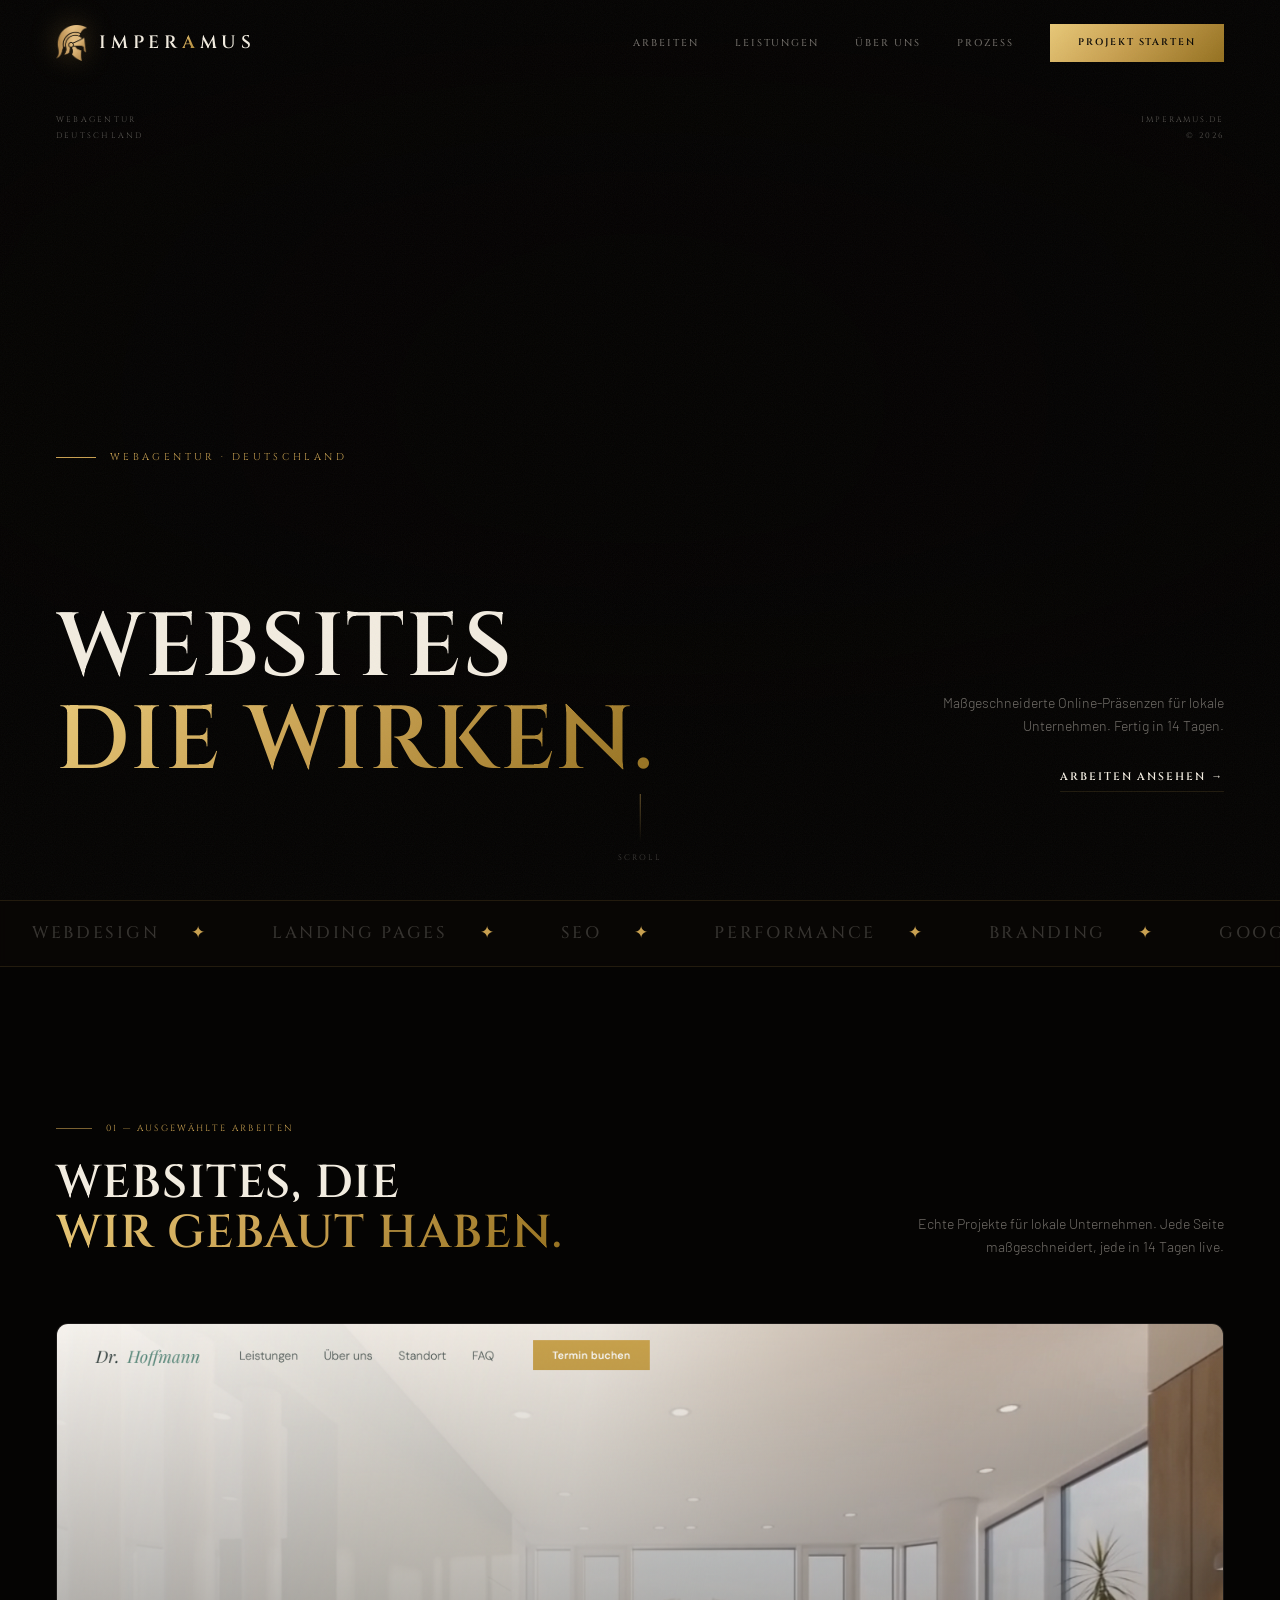
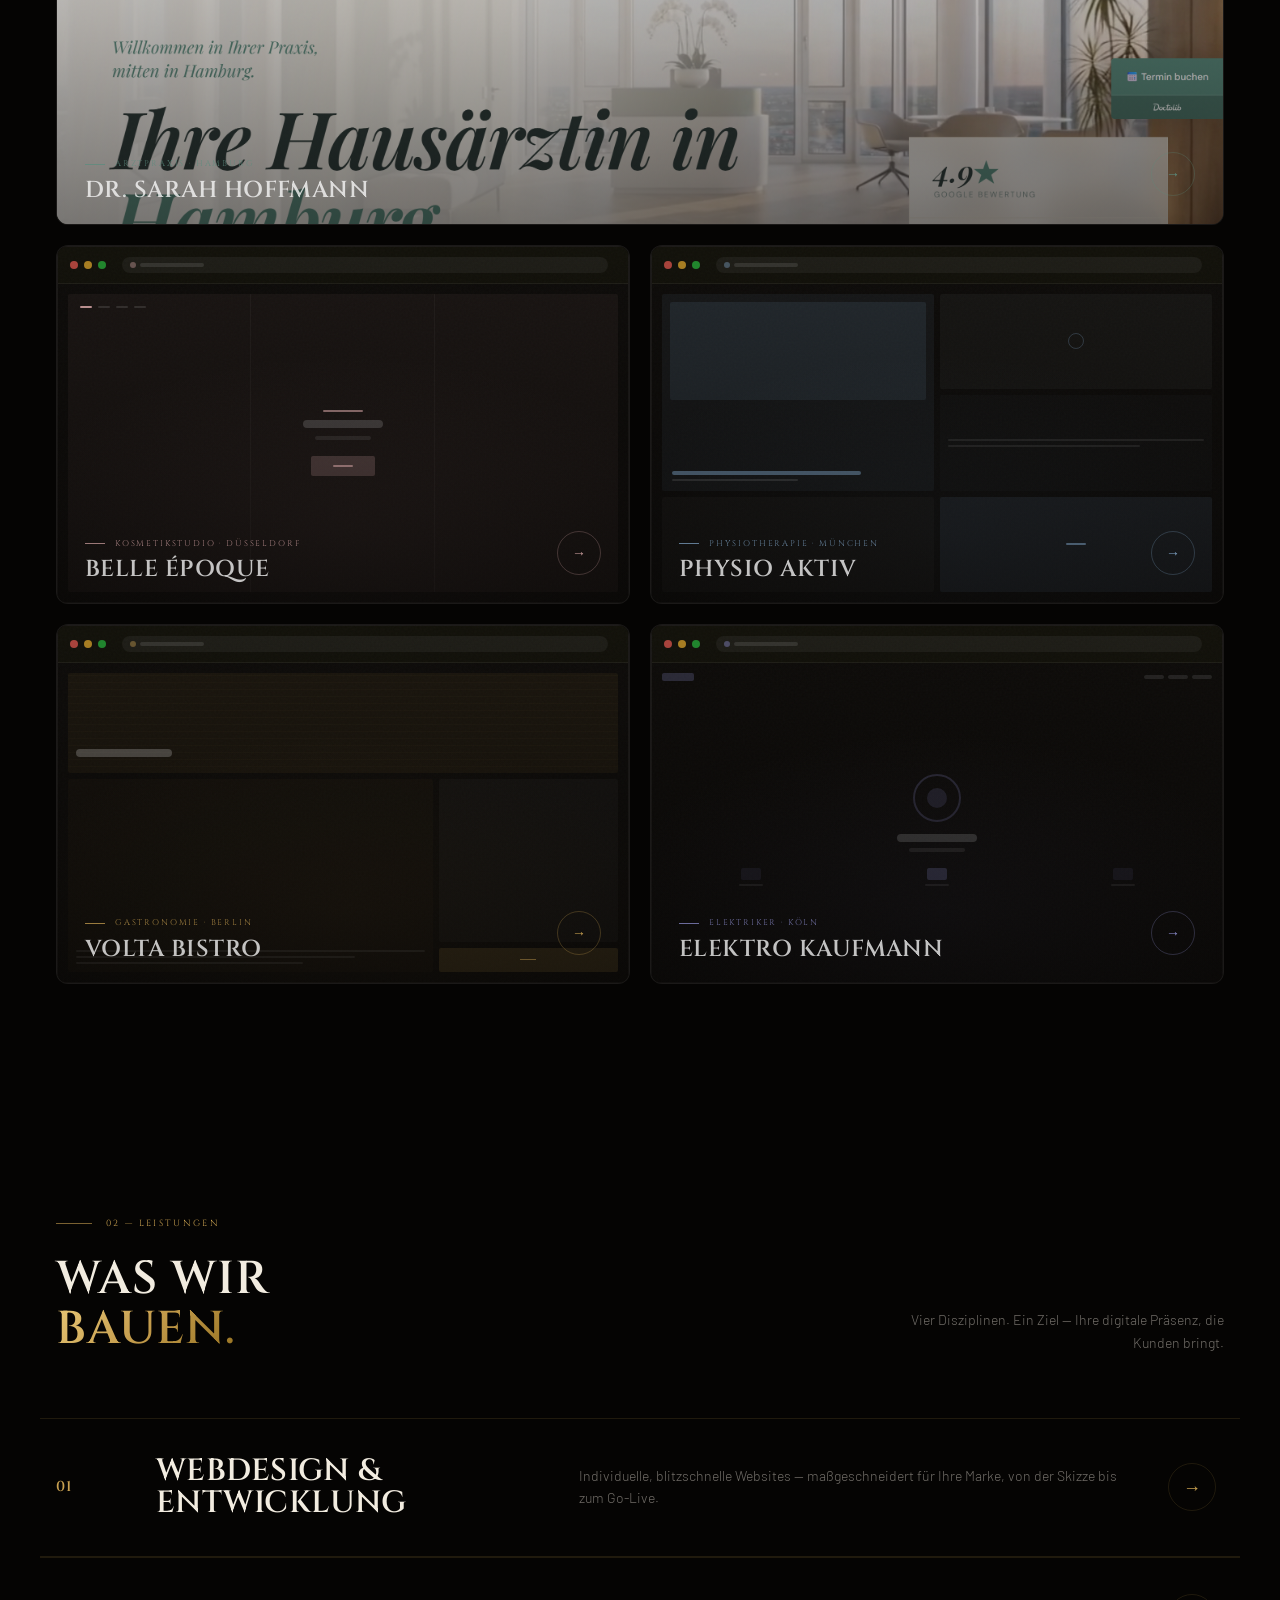
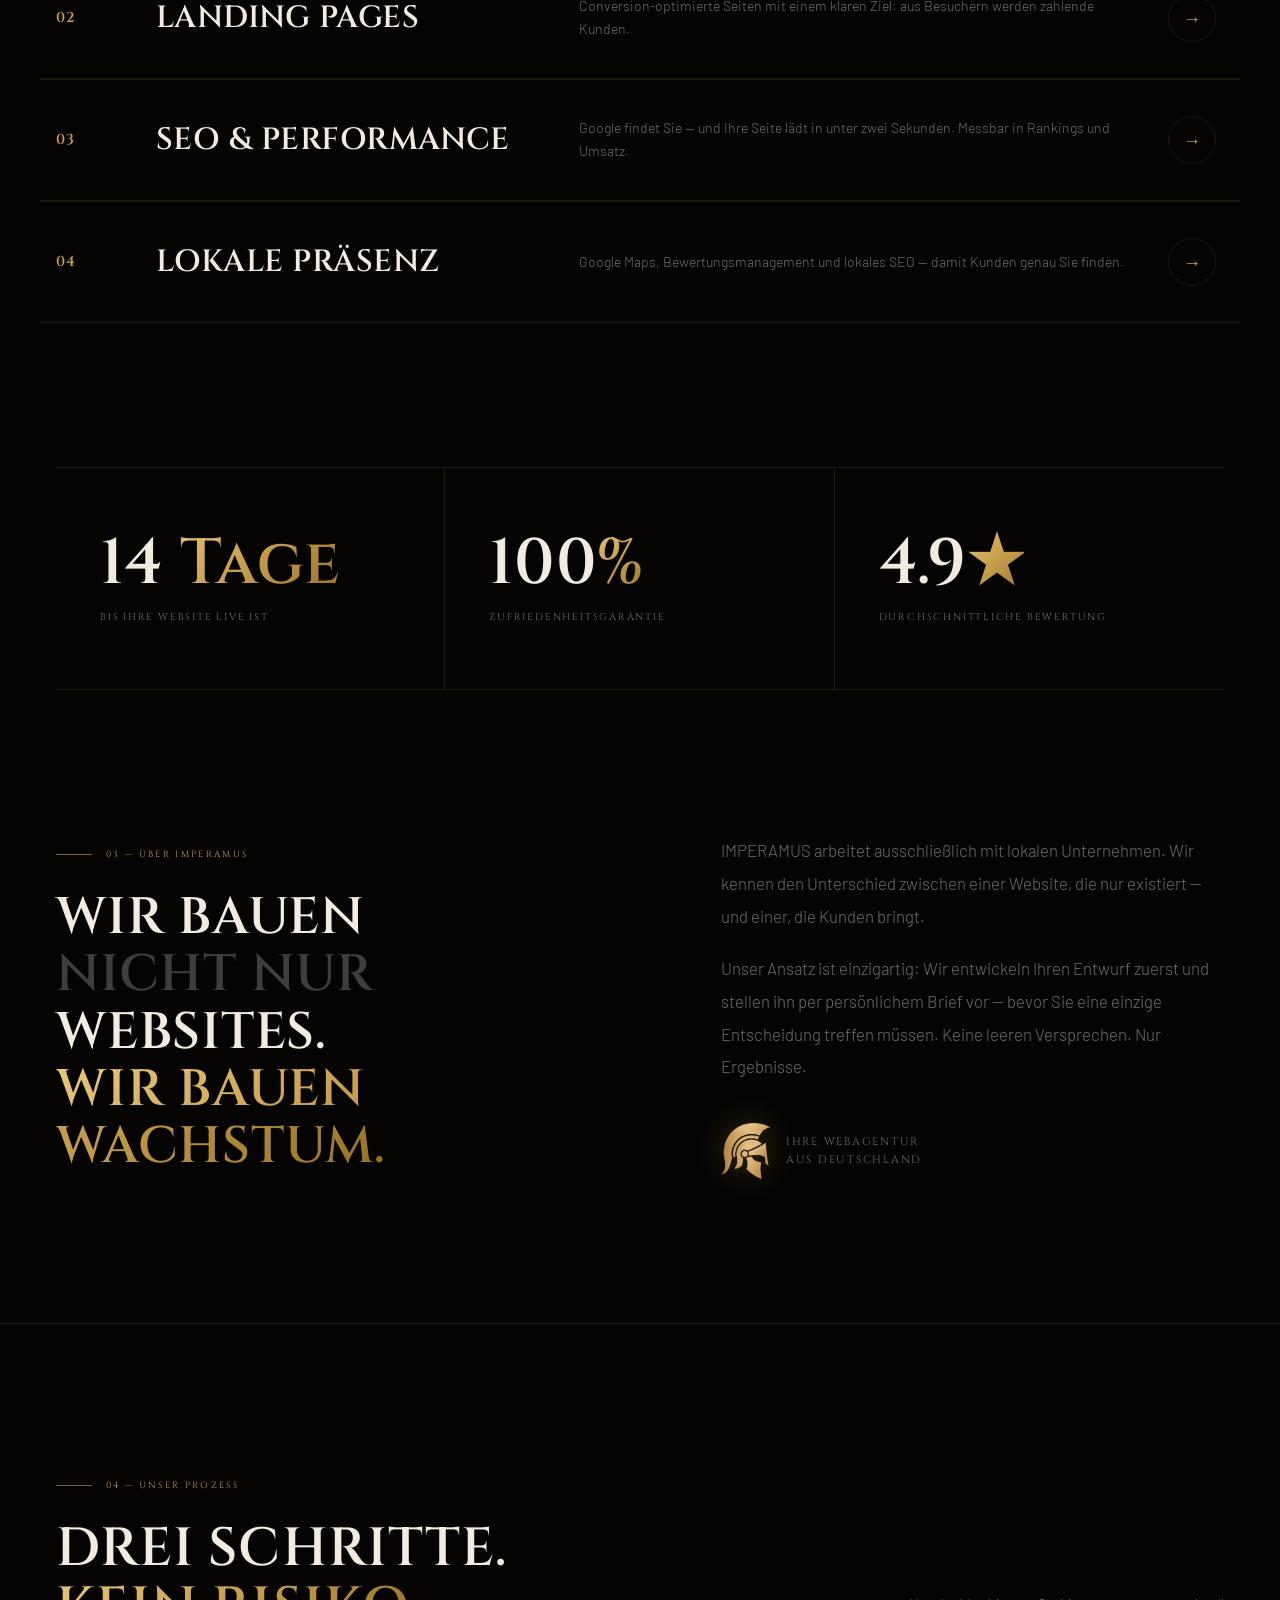
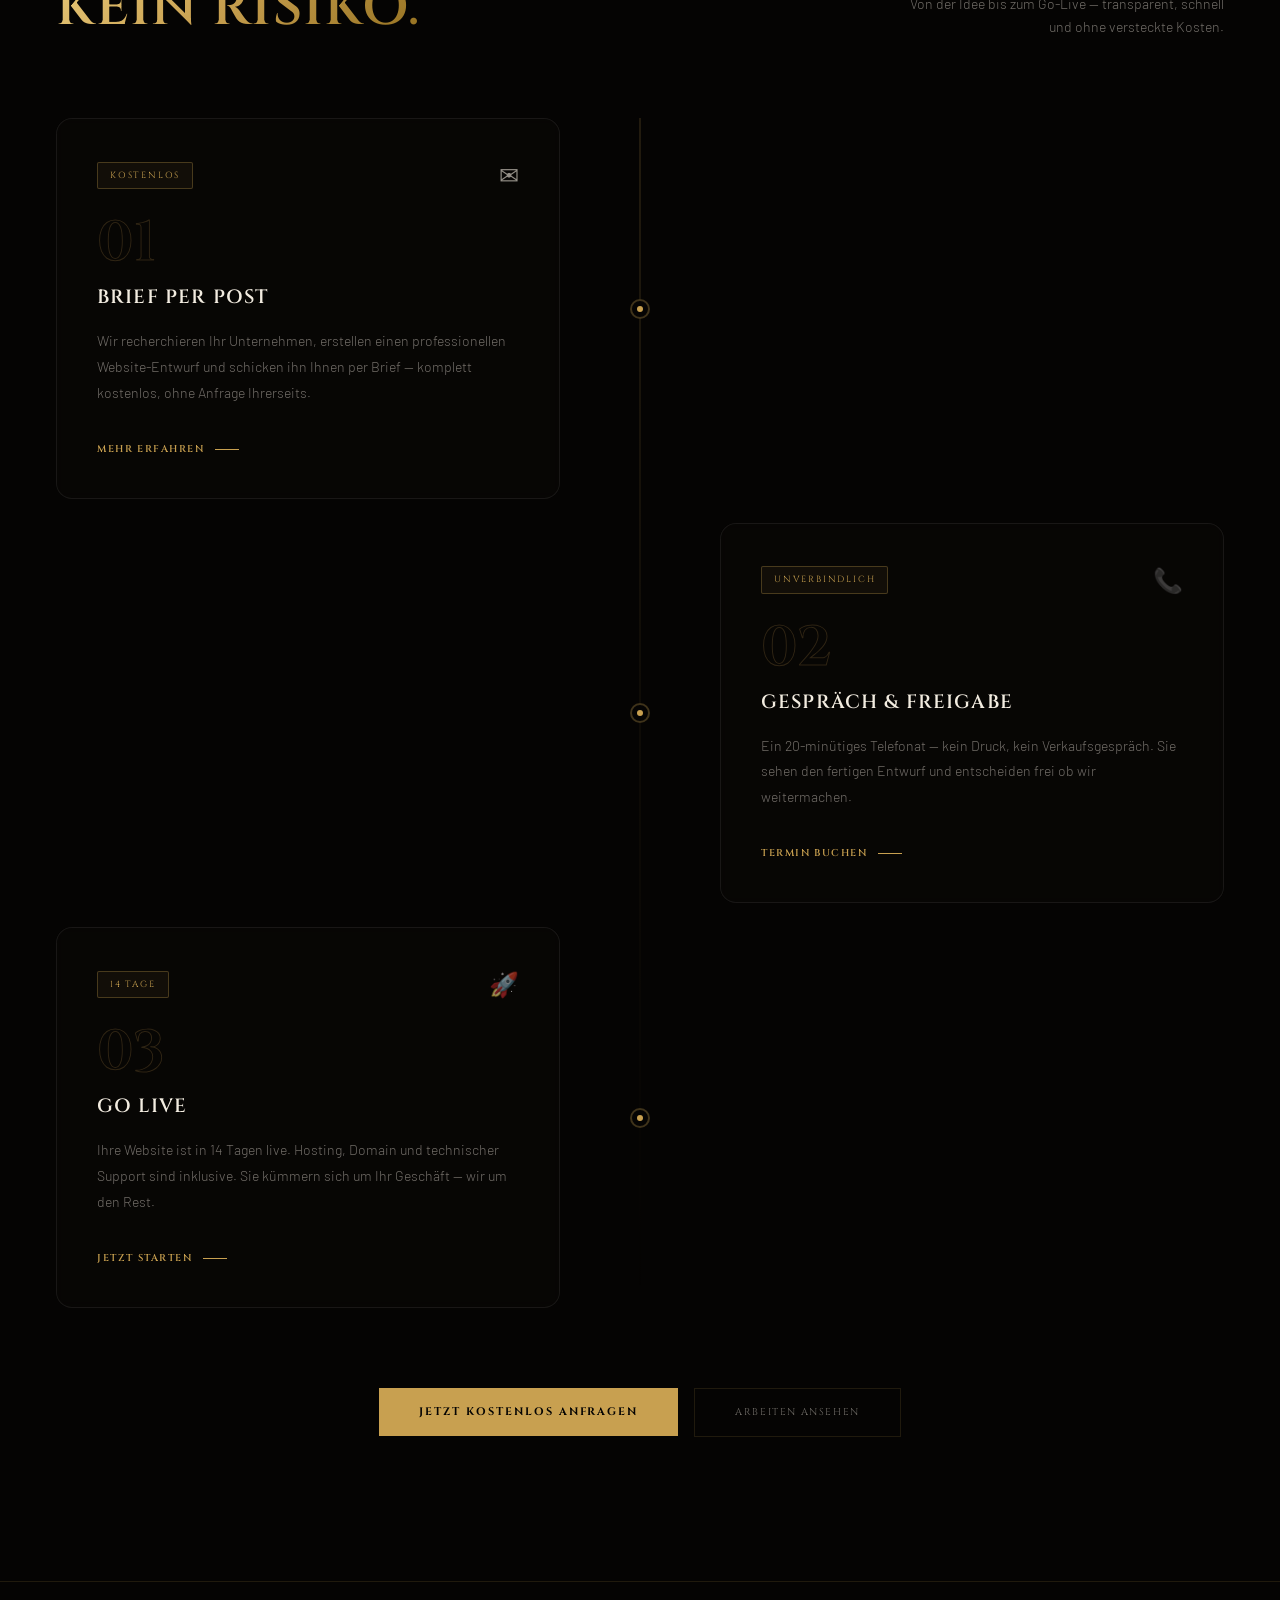
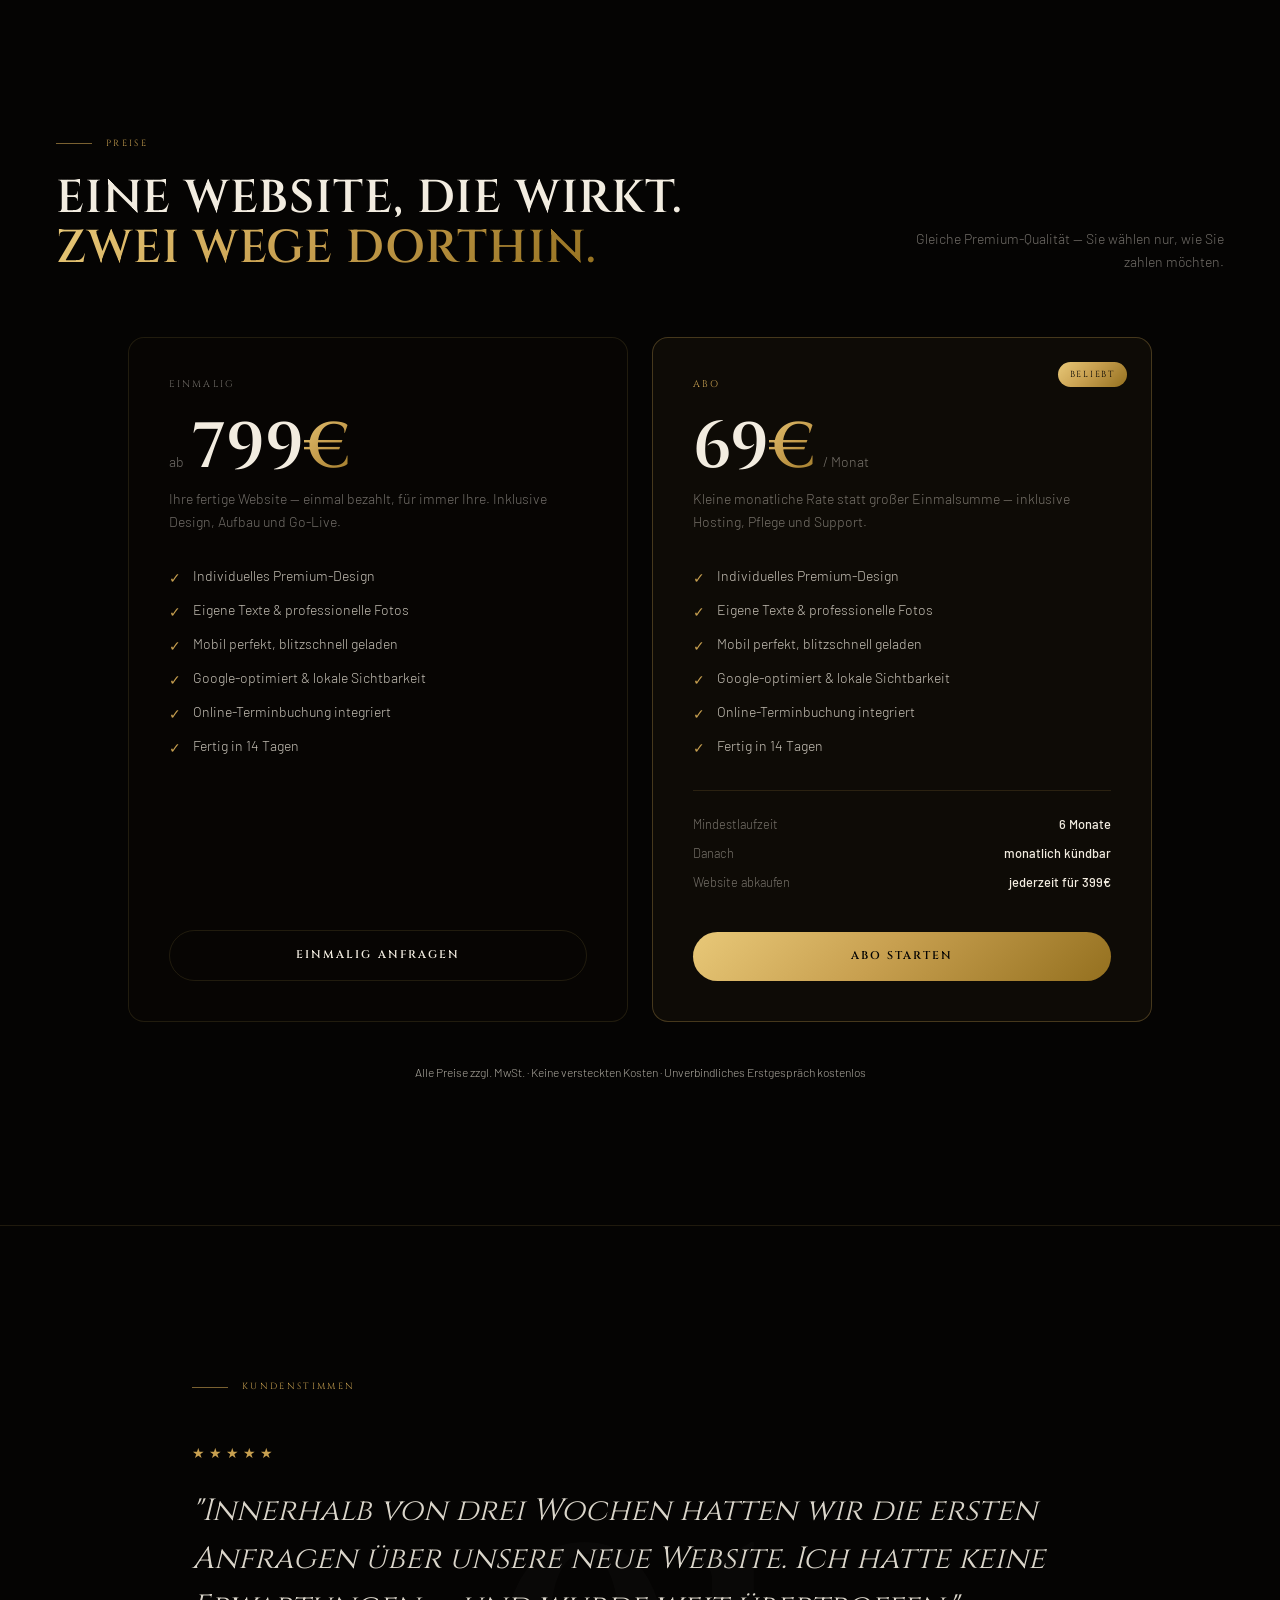
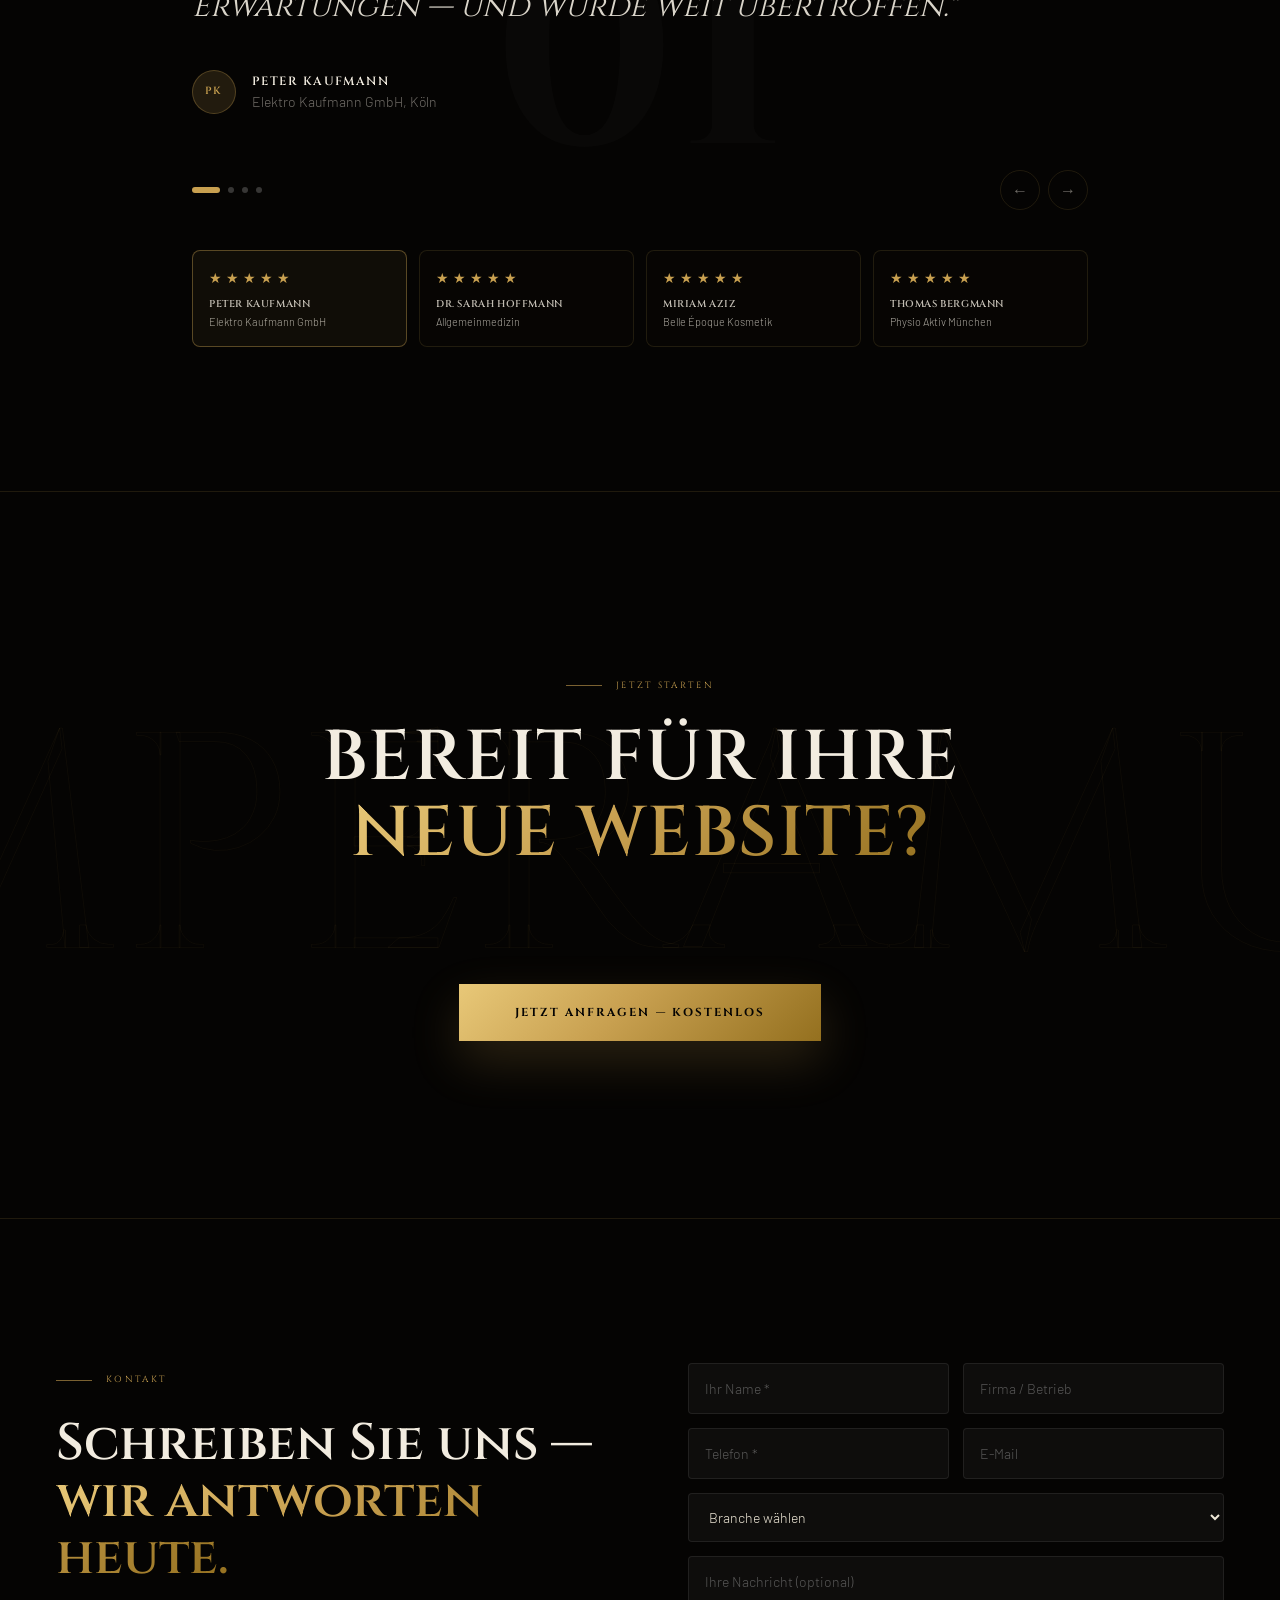
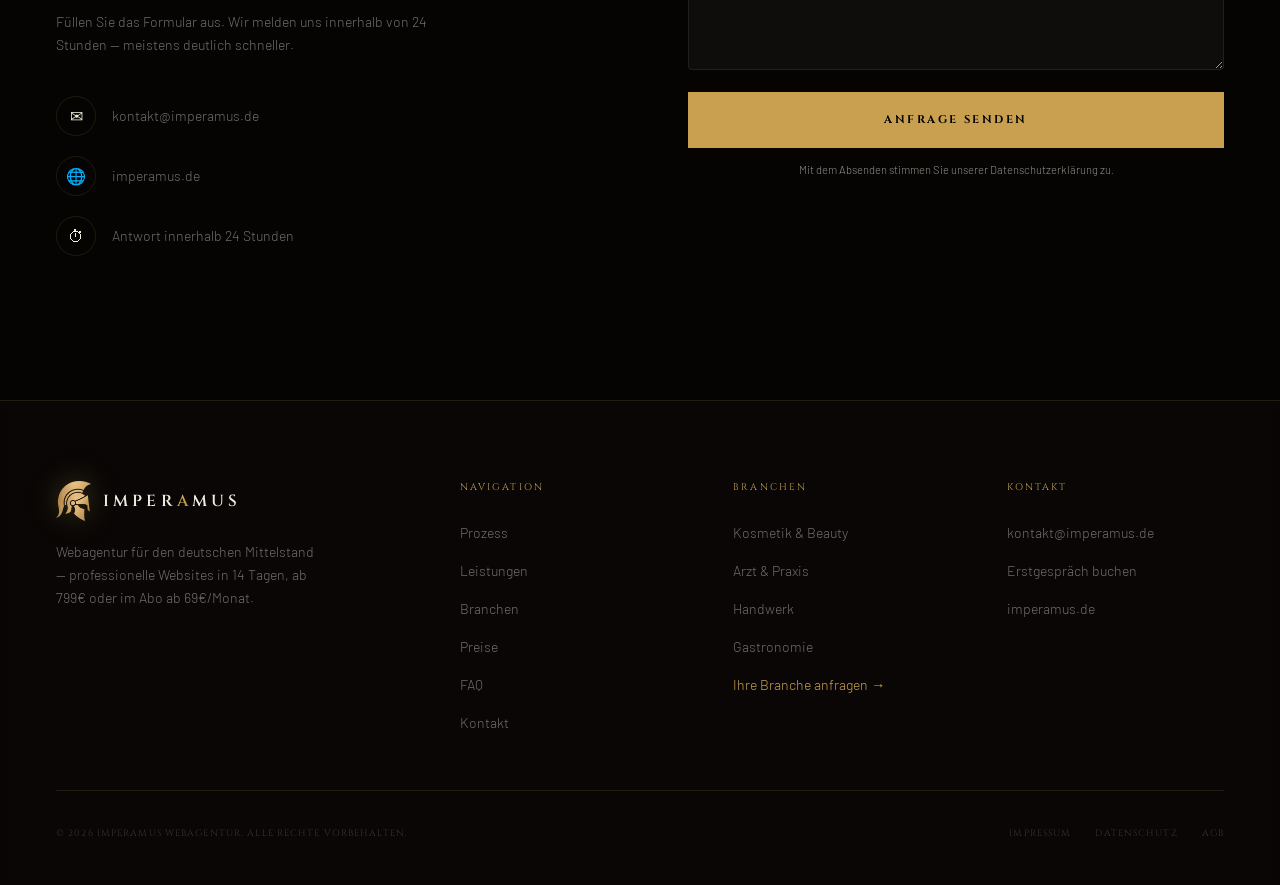
<file: index.html>
<!doctype html>
<html lang="de">
  <head>
    <meta charset="UTF-8" />
    <link rel="icon" type="image/svg+xml" href="/favicon.svg" />
    <meta name="viewport" content="width=device-width, initial-scale=1.0" />

    <title>IMPERAMUS — Webagentur für lokale Unternehmen | Websites in 14 Tagen</title>
    <meta name="description" content="IMPERAMUS baut Premium-Websites für lokale Unternehmen in ganz Deutschland — individuell, in 14 Tagen live, ab 799€ oder im Abo ab 69€/Monat." />
    <meta name="robots" content="index,follow,max-image-preview:large" />
    <meta name="referrer" content="strict-origin-when-cross-origin" />
    <link rel="canonical" href="https://imperamus.de/" />

    <!-- Open Graph / Social -->
    <meta property="og:type" content="website" />
    <meta property="og:locale" content="de_DE" />
    <meta property="og:site_name" content="IMPERAMUS" />
    <meta property="og:title" content="IMPERAMUS — Websites, die wirken" />
    <meta property="og:description" content="Premium-Websites für lokale Unternehmen — individuell, in 14 Tagen live, ab 799€ oder im Abo ab 69€/Monat." />
    <meta property="og:url" content="https://imperamus.de/" />
    <meta property="og:image" content="https://imperamus.de/logo_transparent.png" />
    <meta name="twitter:card" content="summary_large_image" />
    <meta name="twitter:title" content="IMPERAMUS — Websites, die wirken" />
    <meta name="twitter:description" content="Premium-Websites für lokale Unternehmen — in 14 Tagen live, ab 799€ oder im Abo ab 69€/Monat." />
    <meta name="twitter:image" content="https://imperamus.de/logo_transparent.png" />

    <!-- JSON-LD: Webagentur -->
    <script type="application/ld+json">
    {
      "@context": "https://schema.org",
      "@type": "ProfessionalService",
      "name": "IMPERAMUS",
      "description": "Webagentur für lokale Unternehmen in Deutschland.",
      "url": "https://imperamus.de/",
      "email": "kontakt@imperamus.de",
      "areaServed": "DE",
      "address": {
        "@type": "PostalAddress",
        "streetAddress": "Olbersstraße 49H",
        "postalCode": "10589",
        "addressLocality": "Berlin",
        "addressCountry": "DE"
      },
      "offers": {
        "@type": "Offer",
        "priceCurrency": "EUR",
        "price": "799",
        "description": "Individuelle Website, einmalig ab 799€ oder im Abo ab 69€/Monat."
      }
    }
    </script>
    <script type="module" crossorigin src="/assets/index-CAziV90n.js"></script>
    <link rel="stylesheet" crossorigin href="/assets/index-DUyjsXAi.css">
  </head>
  <body>
    <div id="root"></div>
  </body>
</html>
</file>
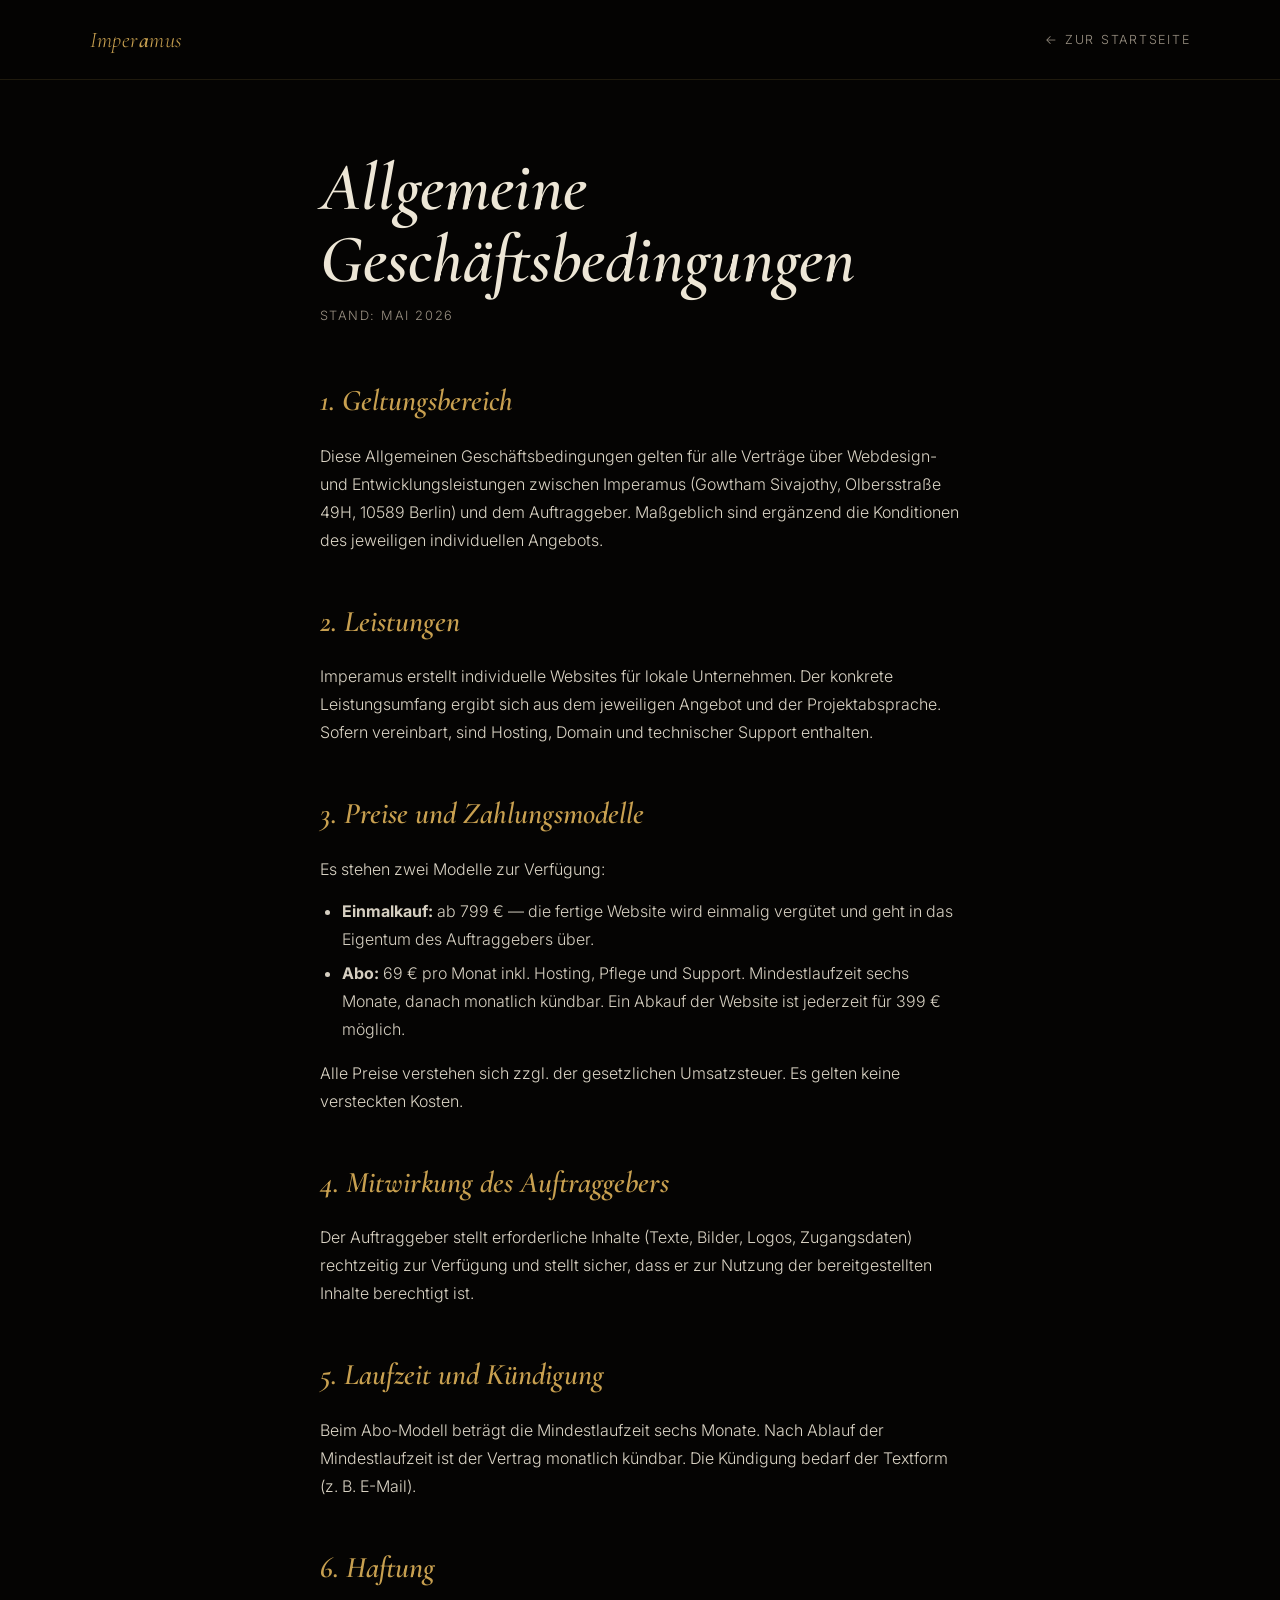
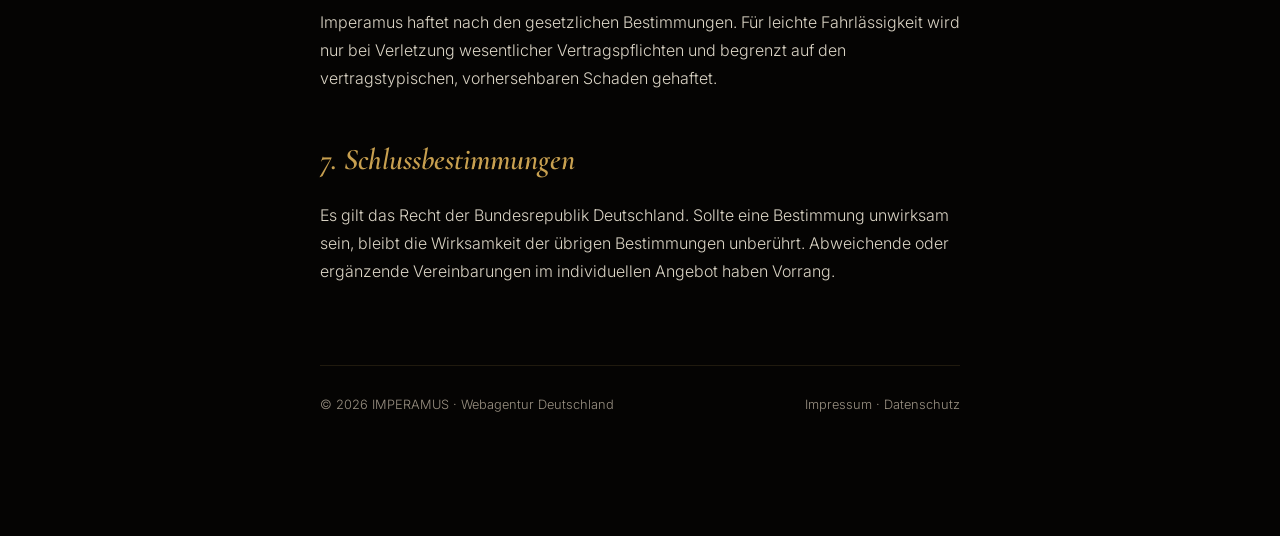
<file: agb.html>
<!DOCTYPE html>
<html lang="de">
<head>
<meta charset="UTF-8">
<meta name="viewport" content="width=device-width,initial-scale=1">
<title>AGB — IMPERAMUS</title>
<meta name="description" content="Allgemeine Geschäftsbedingungen der Webagentur IMPERAMUS.">
<meta name="robots" content="index,follow">
<link rel="canonical" href="https://imperamus.de/agb.html">
<link rel="preconnect" href="https://fonts.googleapis.com">
<link href="https://fonts.googleapis.com/css2?family=Cormorant+Garamond:ital,wght@0,400;0,600;1,400&family=Inter:wght@300;400;500&display=swap" rel="stylesheet">
<style>
*,*::before,*::after{box-sizing:border-box;margin:0;padding:0}
:root{--bg:#050403;--surface:#0e0c0a;--gold:#C8A050;--text:#EDE6D6;--muted:#9a9183;--border:rgba(200,160,80,.14);--fh:'Cormorant Garamond',Georgia,serif;--fb:'Inter',system-ui,sans-serif}
body{background:var(--bg);color:var(--text);font-family:var(--fb);font-weight:300;line-height:1.75;-webkit-font-smoothing:antialiased}
a{color:var(--gold);text-decoration:none}a:hover{text-decoration:underline}
.nav{position:sticky;top:0;z-index:10;display:flex;align-items:center;justify-content:space-between;padding:20px 7vw;background:rgba(5,4,3,.86);backdrop-filter:blur(14px);border-bottom:1px solid var(--border)}
.logo{font-family:var(--fh);font-style:italic;font-size:1.4rem;letter-spacing:.02em}.logo b{color:var(--gold);font-weight:600}
.back{font-size:.78rem;letter-spacing:.14em;text-transform:uppercase;color:var(--muted)}
.wrap{max-width:820px;margin:0 auto;padding:72px 7vw 120px}
h1{font-family:var(--fh);font-style:italic;font-weight:600;font-size:clamp(40px,6vw,68px);line-height:1.05;margin-bottom:10px}
.stand{font-size:.8rem;letter-spacing:.12em;text-transform:uppercase;color:var(--muted);margin-bottom:48px}
h2{font-family:var(--fh);font-style:italic;font-weight:600;font-size:clamp(22px,3vw,30px);color:var(--gold);margin:42px 0 14px}
p{margin-bottom:14px;color:var(--text);opacity:.92}
ul{margin:0 0 16px 22px}li{margin-bottom:6px;opacity:.9}
.foot{border-top:1px solid var(--border);margin-top:80px;padding-top:28px;font-size:.8rem;color:var(--muted);display:flex;justify-content:space-between;flex-wrap:wrap;gap:12px}
.foot a{color:var(--muted)}
</style>
</head>
<body>
<nav class="nav">
  <a href="/" class="logo">Imper<b>a</b>mus</a>
  <a href="/" class="back">← Zur Startseite</a>
</nav>
<main class="wrap">
  <h1>Allgemeine<br>Geschäfts&shy;bedingungen</h1>
  <div class="stand">Stand: Mai 2026</div>

  <h2>1. Geltungsbereich</h2>
  <p>Diese Allgemeinen Geschäftsbedingungen gelten für alle Verträge über Webdesign- und Entwicklungsleistungen zwischen Imperamus (Gowtham Sivajothy, Olbersstraße 49H, 10589 Berlin) und dem Auftraggeber. Maßgeblich sind ergänzend die Konditionen des jeweiligen individuellen Angebots.</p>

  <h2>2. Leistungen</h2>
  <p>Imperamus erstellt individuelle Websites für lokale Unternehmen. Der konkrete Leistungsumfang ergibt sich aus dem jeweiligen Angebot und der Projektabsprache. Sofern vereinbart, sind Hosting, Domain und technischer Support enthalten.</p>

  <h2>3. Preise und Zahlungsmodelle</h2>
  <p>Es stehen zwei Modelle zur Verfügung:</p>
  <ul>
    <li><strong>Einmalkauf:</strong> ab 799&nbsp;€ — die fertige Website wird einmalig vergütet und geht in das Eigentum des Auftraggebers über.</li>
    <li><strong>Abo:</strong> 69&nbsp;€ pro Monat inkl. Hosting, Pflege und Support. Mindestlaufzeit sechs Monate, danach monatlich kündbar. Ein Abkauf der Website ist jederzeit für 399&nbsp;€ möglich.</li>
  </ul>
  <p>Alle Preise verstehen sich zzgl. der gesetzlichen Umsatzsteuer. Es gelten keine versteckten Kosten.</p>

  <h2>4. Mitwirkung des Auftraggebers</h2>
  <p>Der Auftraggeber stellt erforderliche Inhalte (Texte, Bilder, Logos, Zugangsdaten) rechtzeitig zur Verfügung und stellt sicher, dass er zur Nutzung der bereitgestellten Inhalte berechtigt ist.</p>

  <h2>5. Laufzeit und Kündigung</h2>
  <p>Beim Abo-Modell beträgt die Mindestlaufzeit sechs Monate. Nach Ablauf der Mindestlaufzeit ist der Vertrag monatlich kündbar. Die Kündigung bedarf der Textform (z.&nbsp;B. E-Mail).</p>

  <h2>6. Haftung</h2>
  <p>Imperamus haftet nach den gesetzlichen Bestimmungen. Für leichte Fahrlässigkeit wird nur bei Verletzung wesentlicher Vertragspflichten und begrenzt auf den vertragstypischen, vorhersehbaren Schaden gehaftet.</p>

  <h2>7. Schlussbestimmungen</h2>
  <p>Es gilt das Recht der Bundesrepublik Deutschland. Sollte eine Bestimmung unwirksam sein, bleibt die Wirksamkeit der übrigen Bestimmungen unberührt. Abweichende oder ergänzende Vereinbarungen im individuellen Angebot haben Vorrang.</p>

  <div class="foot">
    <span>© 2026 IMPERAMUS · Webagentur Deutschland</span>
    <span><a href="/impressum.html">Impressum</a> · <a href="/datenschutz.html">Datenschutz</a></span>
  </div>
</main>
</body>
</html>
</file>
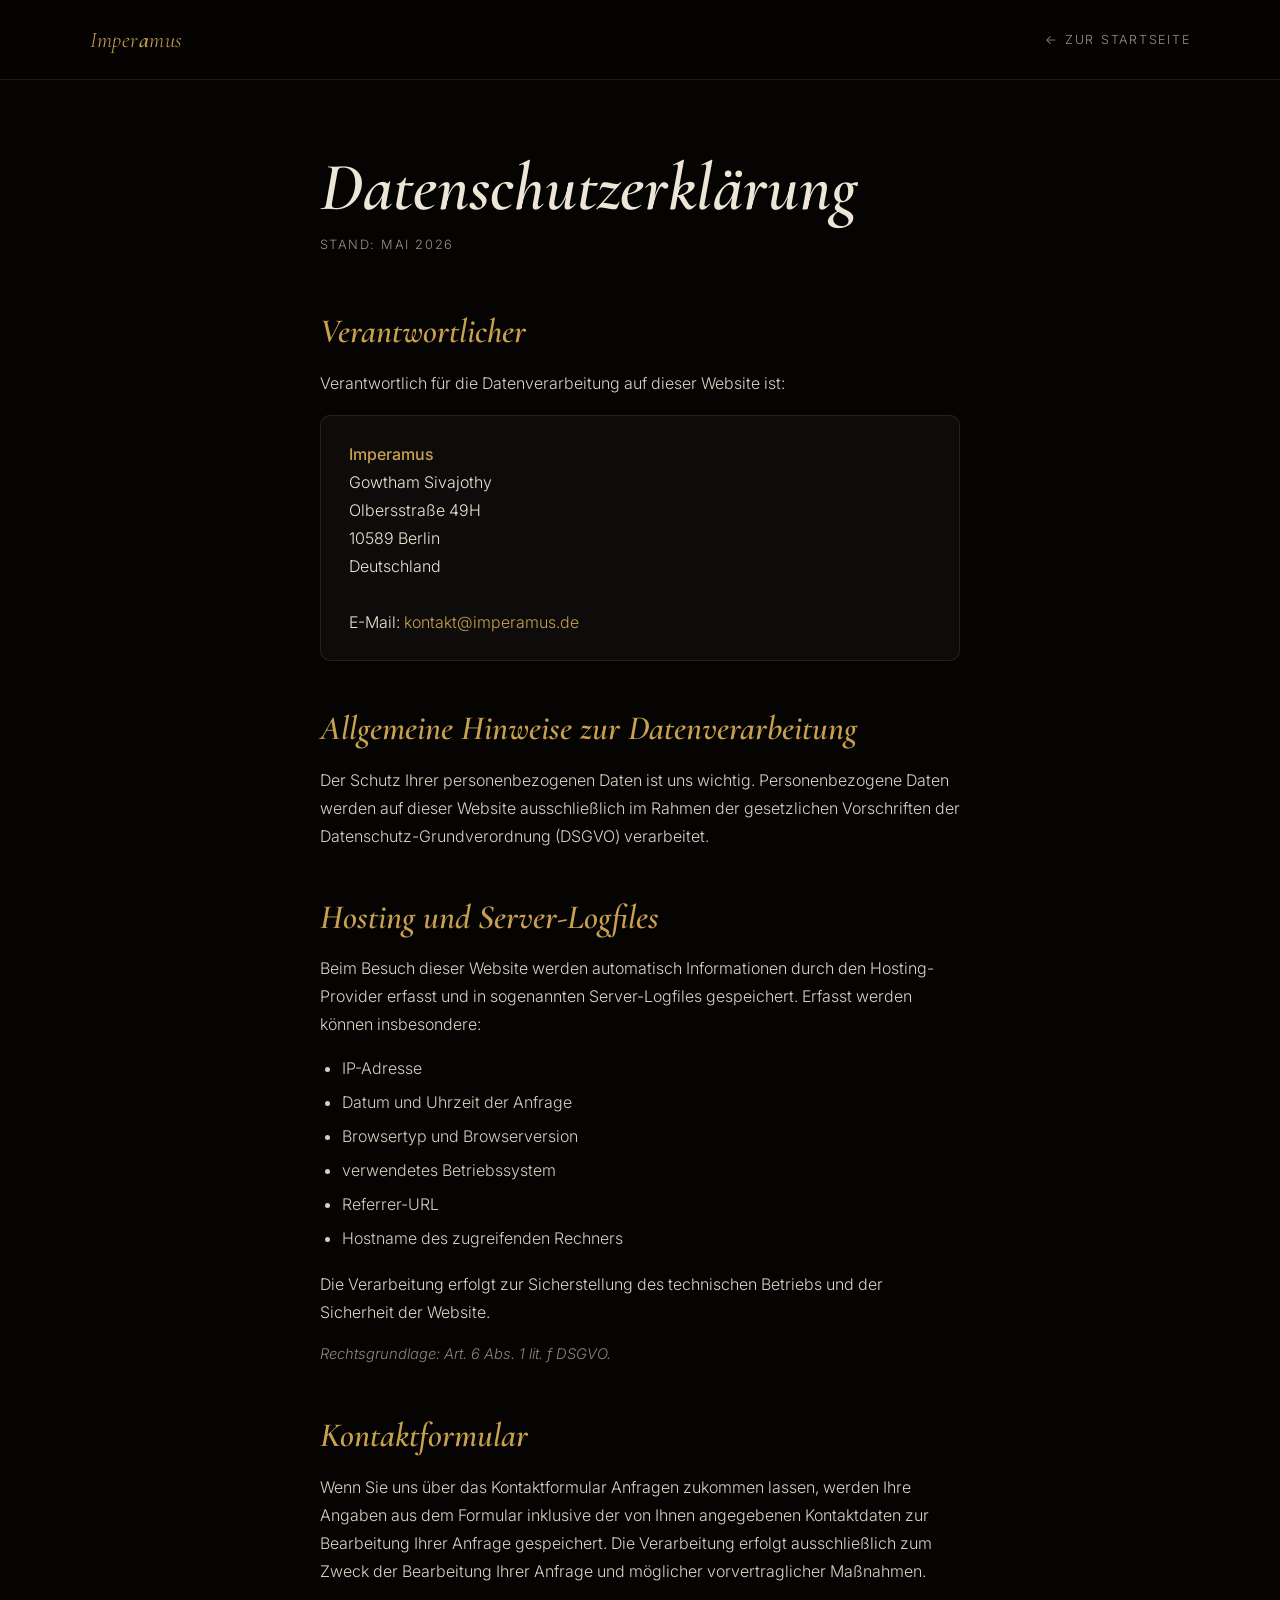
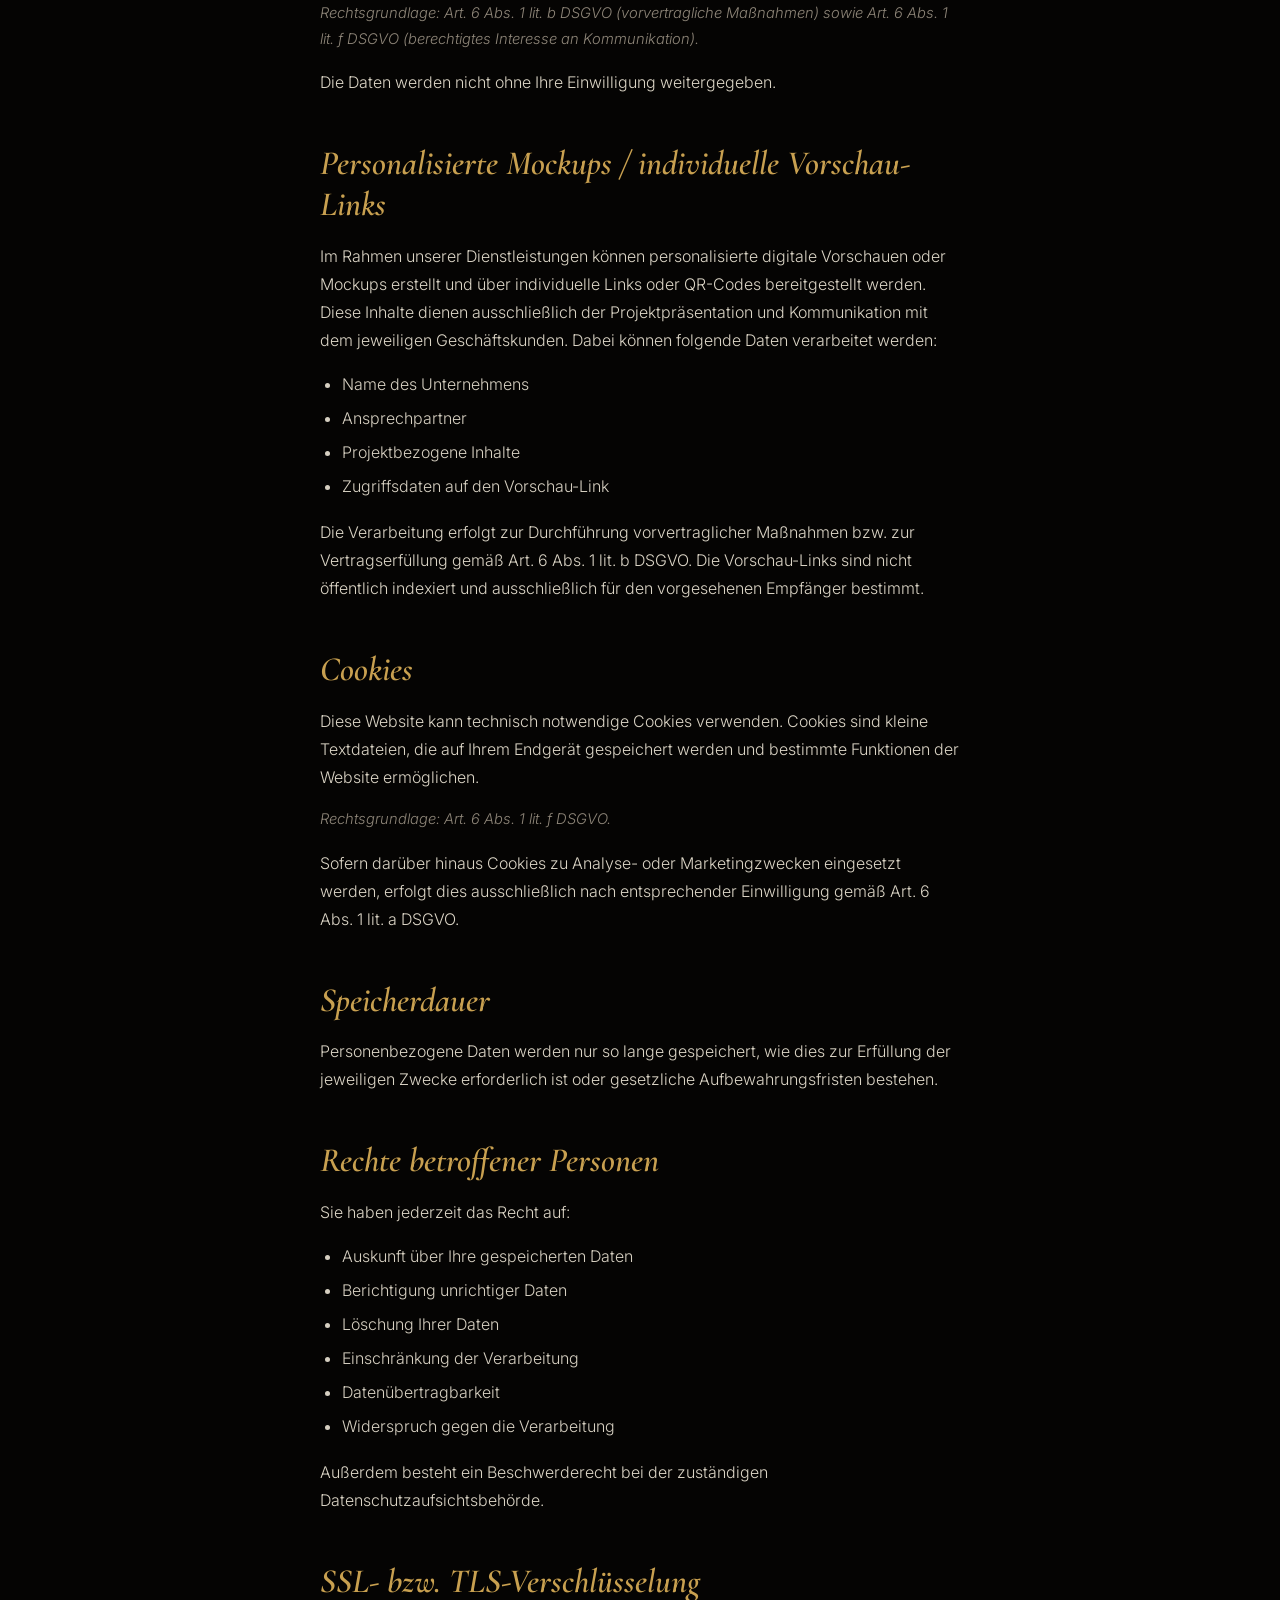
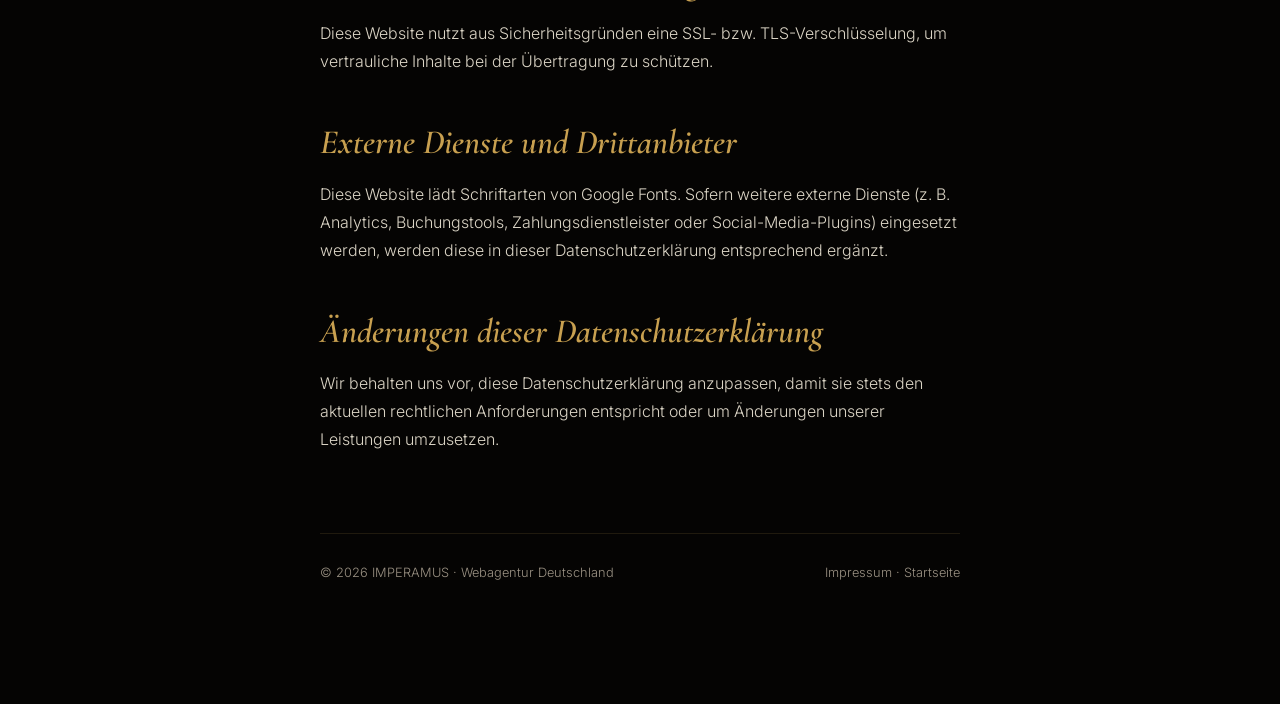
<file: datenschutz.html>
<!DOCTYPE html>
<html lang="de">
<head>
<meta charset="UTF-8">
<meta name="viewport" content="width=device-width,initial-scale=1">
<title>Datenschutzerklärung — IMPERAMUS</title>
<meta name="description" content="Datenschutzerklärung der Webagentur IMPERAMUS — Informationen zur Verarbeitung personenbezogener Daten nach DSGVO.">
<meta name="robots" content="index,follow">
<link rel="canonical" href="https://imperamus.de/datenschutz.html">
<link rel="preconnect" href="https://fonts.googleapis.com">
<link href="https://fonts.googleapis.com/css2?family=Cormorant+Garamond:ital,wght@0,400;0,600;1,400&family=Inter:wght@300;400;500&display=swap" rel="stylesheet">
<style>
*,*::before,*::after{box-sizing:border-box;margin:0;padding:0}
:root{--bg:#050403;--surface:#0e0c0a;--gold:#C8A050;--text:#EDE6D6;--muted:#9a9183;--border:rgba(200,160,80,.14);--fh:'Cormorant Garamond',Georgia,serif;--fb:'Inter',system-ui,sans-serif}
html{scroll-behavior:smooth}
body{background:var(--bg);color:var(--text);font-family:var(--fb);font-weight:300;line-height:1.75;-webkit-font-smoothing:antialiased}
a{color:var(--gold);text-decoration:none}a:hover{text-decoration:underline}
.nav{position:sticky;top:0;z-index:10;display:flex;align-items:center;justify-content:space-between;padding:20px 7vw;background:rgba(5,4,3,.86);backdrop-filter:blur(14px);border-bottom:1px solid var(--border)}
.logo{font-family:var(--fh);font-style:italic;font-size:1.4rem;letter-spacing:.02em}.logo b{color:var(--gold);font-weight:600}
.back{font-size:.78rem;letter-spacing:.14em;text-transform:uppercase;color:var(--muted)}
.wrap{max-width:820px;margin:0 auto;padding:72px 7vw 120px}
h1{font-family:var(--fh);font-style:italic;font-weight:600;font-size:clamp(40px,6vw,68px);line-height:1.05;margin-bottom:10px}
.stand{font-size:.8rem;letter-spacing:.12em;text-transform:uppercase;color:var(--muted);margin-bottom:56px}
h2{font-family:var(--fh);font-style:italic;font-weight:600;font-size:clamp(24px,3vw,34px);color:var(--gold);margin:48px 0 16px;line-height:1.2}
p{margin-bottom:16px;color:var(--text);opacity:.92}
ul{margin:0 0 18px 22px}li{margin-bottom:6px;color:var(--text);opacity:.9}
.box{background:var(--surface);border:1px solid var(--border);border-radius:10px;padding:24px 28px;margin:18px 0}
.box strong{color:var(--gold);font-weight:500}
.rg{font-size:.92rem;color:var(--muted);font-style:italic;margin-top:4px}
.foot{border-top:1px solid var(--border);margin-top:80px;padding-top:28px;font-size:.8rem;color:var(--muted);display:flex;justify-content:space-between;flex-wrap:wrap;gap:12px}
.foot a{color:var(--muted)}
</style>
</head>
<body>
<nav class="nav">
  <a href="/" class="logo">Imper<b>a</b>mus</a>
  <a href="/" class="back">← Zur Startseite</a>
</nav>
<main class="wrap">
  <h1>Datenschutz&shy;erklärung</h1>
  <div class="stand">Stand: Mai 2026</div>

  <h2>Verantwortlicher</h2>
  <p>Verantwortlich für die Datenverarbeitung auf dieser Website ist:</p>
  <div class="box">
    <strong>Imperamus</strong><br>
    Gowtham Sivajothy<br>
    Olbersstraße 49H<br>
    10589 Berlin<br>
    Deutschland<br><br>
    E-Mail: <a href="mailto:kontakt@imperamus.de">kontakt@imperamus.de</a>
  </div>

  <h2>Allgemeine Hinweise zur Datenverarbeitung</h2>
  <p>Der Schutz Ihrer personenbezogenen Daten ist uns wichtig. Personenbezogene Daten werden auf dieser Website ausschließlich im Rahmen der gesetzlichen Vorschriften der Datenschutz-Grundverordnung (DSGVO) verarbeitet.</p>

  <h2>Hosting und Server-Logfiles</h2>
  <p>Beim Besuch dieser Website werden automatisch Informationen durch den Hosting-Provider erfasst und in sogenannten Server-Logfiles gespeichert. Erfasst werden können insbesondere:</p>
  <ul>
    <li>IP-Adresse</li>
    <li>Datum und Uhrzeit der Anfrage</li>
    <li>Browsertyp und Browserversion</li>
    <li>verwendetes Betriebssystem</li>
    <li>Referrer-URL</li>
    <li>Hostname des zugreifenden Rechners</li>
  </ul>
  <p>Die Verarbeitung erfolgt zur Sicherstellung des technischen Betriebs und der Sicherheit der Website.</p>
  <p class="rg">Rechtsgrundlage: Art. 6 Abs. 1 lit. f DSGVO.</p>

  <h2>Kontaktformular</h2>
  <p>Wenn Sie uns über das Kontaktformular Anfragen zukommen lassen, werden Ihre Angaben aus dem Formular inklusive der von Ihnen angegebenen Kontaktdaten zur Bearbeitung Ihrer Anfrage gespeichert. Die Verarbeitung erfolgt ausschließlich zum Zweck der Bearbeitung Ihrer Anfrage und möglicher vorvertraglicher Maßnahmen.</p>
  <p class="rg">Rechtsgrundlage: Art. 6 Abs. 1 lit. b DSGVO (vorvertragliche Maßnahmen) sowie Art. 6 Abs. 1 lit. f DSGVO (berechtigtes Interesse an Kommunikation).</p>
  <p>Die Daten werden nicht ohne Ihre Einwilligung weitergegeben.</p>

  <h2>Personalisierte Mockups / individuelle Vorschau-Links</h2>
  <p>Im Rahmen unserer Dienstleistungen können personalisierte digitale Vorschauen oder Mockups erstellt und über individuelle Links oder QR-Codes bereitgestellt werden. Diese Inhalte dienen ausschließlich der Projektpräsentation und Kommunikation mit dem jeweiligen Geschäftskunden. Dabei können folgende Daten verarbeitet werden:</p>
  <ul>
    <li>Name des Unternehmens</li>
    <li>Ansprechpartner</li>
    <li>Projektbezogene Inhalte</li>
    <li>Zugriffsdaten auf den Vorschau-Link</li>
  </ul>
  <p>Die Verarbeitung erfolgt zur Durchführung vorvertraglicher Maßnahmen bzw. zur Vertragserfüllung gemäß Art. 6 Abs. 1 lit. b DSGVO. Die Vorschau-Links sind nicht öffentlich indexiert und ausschließlich für den vorgesehenen Empfänger bestimmt.</p>

  <h2>Cookies</h2>
  <p>Diese Website kann technisch notwendige Cookies verwenden. Cookies sind kleine Textdateien, die auf Ihrem Endgerät gespeichert werden und bestimmte Funktionen der Website ermöglichen.</p>
  <p class="rg">Rechtsgrundlage: Art. 6 Abs. 1 lit. f DSGVO.</p>
  <p>Sofern darüber hinaus Cookies zu Analyse- oder Marketingzwecken eingesetzt werden, erfolgt dies ausschließlich nach entsprechender Einwilligung gemäß Art. 6 Abs. 1 lit. a DSGVO.</p>

  <h2>Speicherdauer</h2>
  <p>Personenbezogene Daten werden nur so lange gespeichert, wie dies zur Erfüllung der jeweiligen Zwecke erforderlich ist oder gesetzliche Aufbewahrungsfristen bestehen.</p>

  <h2>Rechte betroffener Personen</h2>
  <p>Sie haben jederzeit das Recht auf:</p>
  <ul>
    <li>Auskunft über Ihre gespeicherten Daten</li>
    <li>Berichtigung unrichtiger Daten</li>
    <li>Löschung Ihrer Daten</li>
    <li>Einschränkung der Verarbeitung</li>
    <li>Datenübertragbarkeit</li>
    <li>Widerspruch gegen die Verarbeitung</li>
  </ul>
  <p>Außerdem besteht ein Beschwerderecht bei der zuständigen Datenschutzaufsichtsbehörde.</p>

  <h2>SSL- bzw. TLS-Verschlüsselung</h2>
  <p>Diese Website nutzt aus Sicherheitsgründen eine SSL- bzw. TLS-Verschlüsselung, um vertrauliche Inhalte bei der Übertragung zu schützen.</p>

  <h2>Externe Dienste und Drittanbieter</h2>
  <p>Diese Website lädt Schriftarten von Google Fonts. Sofern weitere externe Dienste (z.&nbsp;B. Analytics, Buchungstools, Zahlungsdienstleister oder Social-Media-Plugins) eingesetzt werden, werden diese in dieser Datenschutzerklärung entsprechend ergänzt.</p>

  <h2>Änderungen dieser Datenschutzerklärung</h2>
  <p>Wir behalten uns vor, diese Datenschutzerklärung anzupassen, damit sie stets den aktuellen rechtlichen Anforderungen entspricht oder um Änderungen unserer Leistungen umzusetzen.</p>

  <div class="foot">
    <span>© 2026 IMPERAMUS · Webagentur Deutschland</span>
    <span><a href="/impressum.html">Impressum</a> · <a href="/">Startseite</a></span>
  </div>
</main>
</body>
</html>
</file>
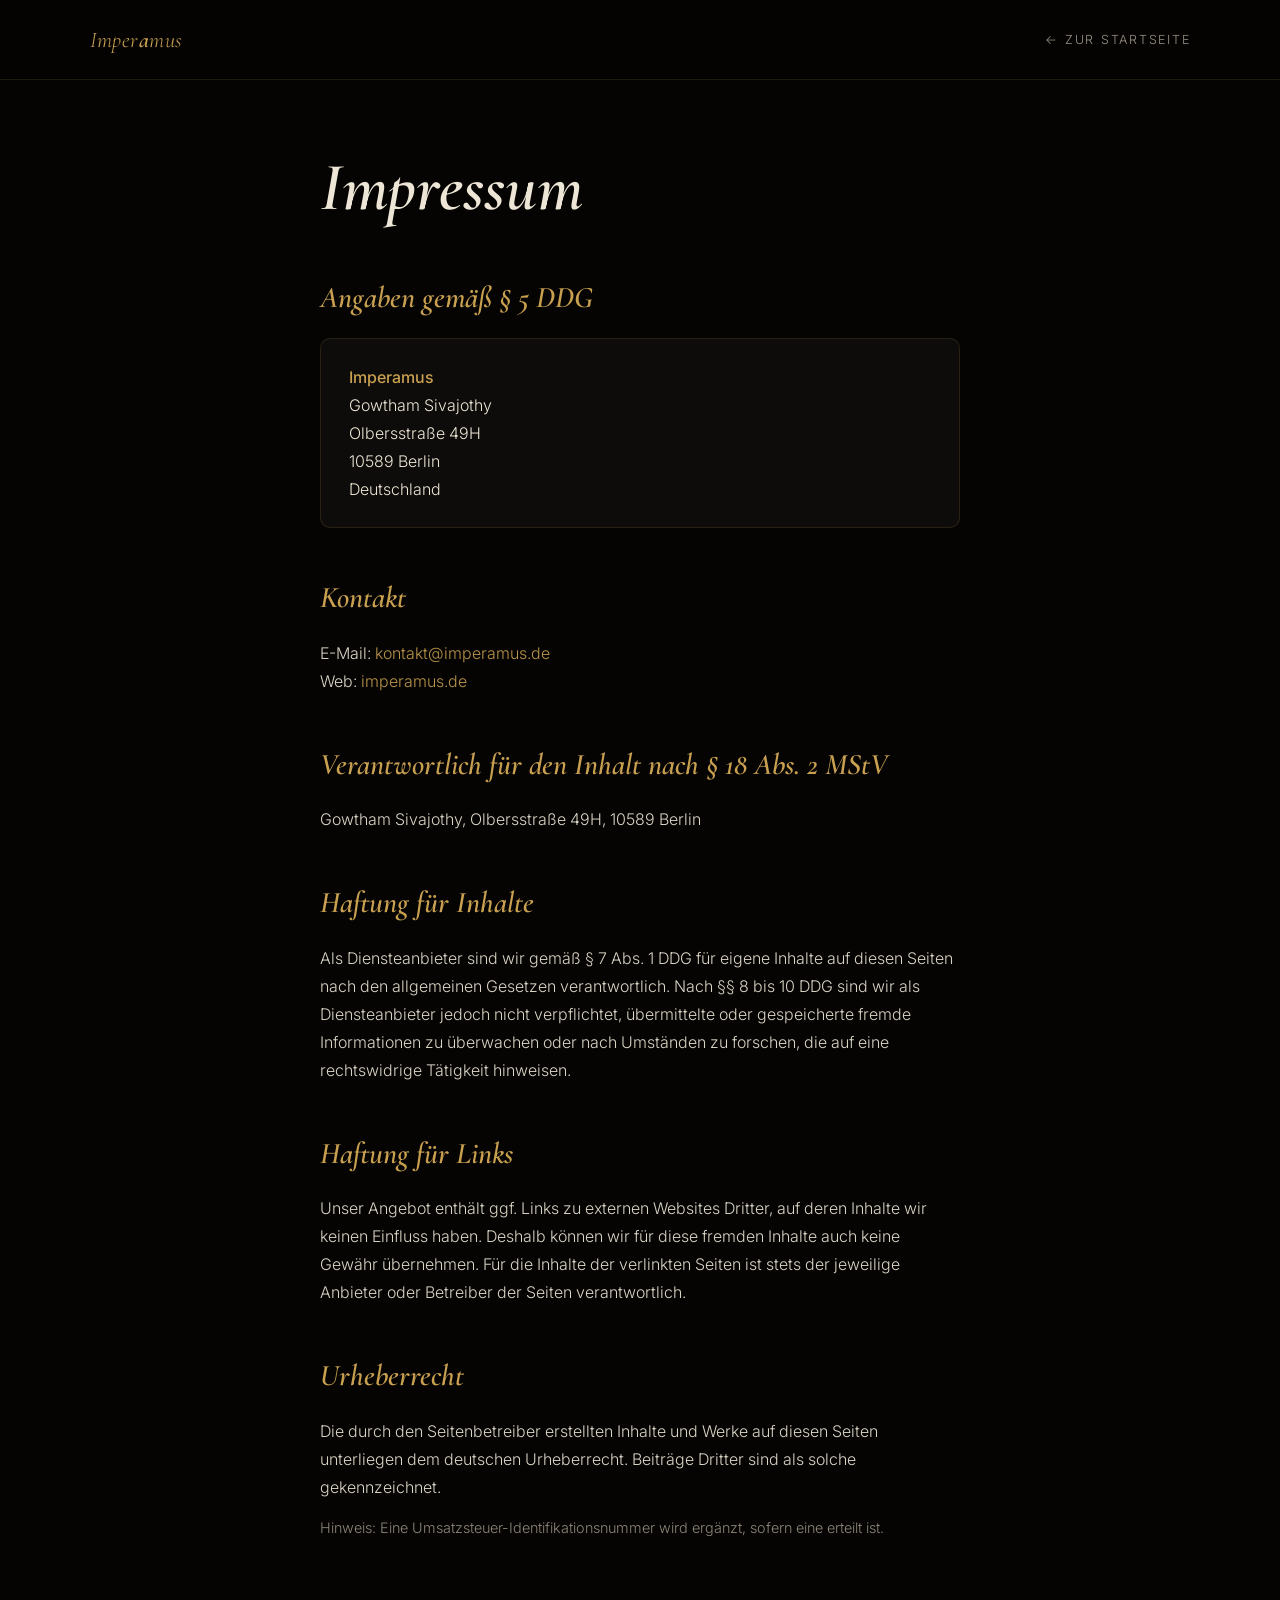
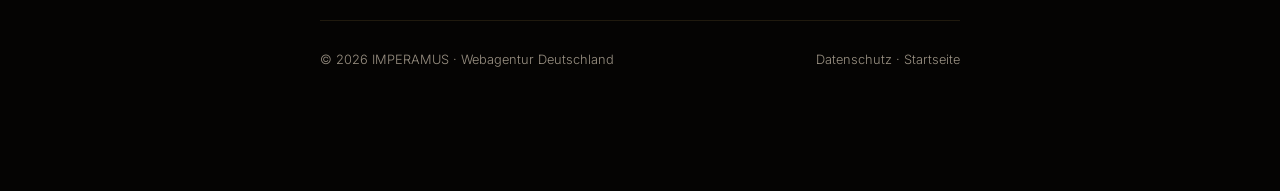
<file: impressum.html>
<!DOCTYPE html>
<html lang="de">
<head>
<meta charset="UTF-8">
<meta name="viewport" content="width=device-width,initial-scale=1">
<title>Impressum — IMPERAMUS</title>
<meta name="description" content="Impressum der Webagentur IMPERAMUS — Anbieterkennzeichnung nach § 5 DDG.">
<meta name="robots" content="index,follow">
<link rel="canonical" href="https://imperamus.de/impressum.html">
<link rel="preconnect" href="https://fonts.googleapis.com">
<link href="https://fonts.googleapis.com/css2?family=Cormorant+Garamond:ital,wght@0,400;0,600;1,400&family=Inter:wght@300;400;500&display=swap" rel="stylesheet">
<style>
*,*::before,*::after{box-sizing:border-box;margin:0;padding:0}
:root{--bg:#050403;--surface:#0e0c0a;--gold:#C8A050;--text:#EDE6D6;--muted:#9a9183;--border:rgba(200,160,80,.14);--fh:'Cormorant Garamond',Georgia,serif;--fb:'Inter',system-ui,sans-serif}
body{background:var(--bg);color:var(--text);font-family:var(--fb);font-weight:300;line-height:1.75;-webkit-font-smoothing:antialiased}
a{color:var(--gold);text-decoration:none}a:hover{text-decoration:underline}
.nav{position:sticky;top:0;z-index:10;display:flex;align-items:center;justify-content:space-between;padding:20px 7vw;background:rgba(5,4,3,.86);backdrop-filter:blur(14px);border-bottom:1px solid var(--border)}
.logo{font-family:var(--fh);font-style:italic;font-size:1.4rem;letter-spacing:.02em}.logo b{color:var(--gold);font-weight:600}
.back{font-size:.78rem;letter-spacing:.14em;text-transform:uppercase;color:var(--muted)}
.wrap{max-width:820px;margin:0 auto;padding:72px 7vw 120px}
h1{font-family:var(--fh);font-style:italic;font-weight:600;font-size:clamp(40px,6vw,68px);line-height:1.05;margin-bottom:48px}
h2{font-family:var(--fh);font-style:italic;font-weight:600;font-size:clamp(22px,3vw,30px);color:var(--gold);margin:44px 0 14px}
p{margin-bottom:14px;color:var(--text);opacity:.92}
.box{background:var(--surface);border:1px solid var(--border);border-radius:10px;padding:24px 28px;margin:14px 0}
.box strong{color:var(--gold);font-weight:500}
.small{font-size:.9rem;color:var(--muted)}
.foot{border-top:1px solid var(--border);margin-top:80px;padding-top:28px;font-size:.8rem;color:var(--muted);display:flex;justify-content:space-between;flex-wrap:wrap;gap:12px}
.foot a{color:var(--muted)}
</style>
</head>
<body>
<nav class="nav">
  <a href="/" class="logo">Imper<b>a</b>mus</a>
  <a href="/" class="back">← Zur Startseite</a>
</nav>
<main class="wrap">
  <h1>Impressum</h1>

  <h2>Angaben gemäß § 5 DDG</h2>
  <div class="box">
    <strong>Imperamus</strong><br>
    Gowtham Sivajothy<br>
    Olbersstraße 49H<br>
    10589 Berlin<br>
    Deutschland
  </div>

  <h2>Kontakt</h2>
  <p>E-Mail: <a href="mailto:kontakt@imperamus.de">kontakt@imperamus.de</a><br>
  Web: <a href="https://imperamus.de">imperamus.de</a></p>

  <h2>Verantwortlich für den Inhalt nach § 18 Abs. 2 MStV</h2>
  <p>Gowtham Sivajothy, Olbersstraße 49H, 10589 Berlin</p>

  <h2>Haftung für Inhalte</h2>
  <p>Als Diensteanbieter sind wir gemäß § 7 Abs. 1 DDG für eigene Inhalte auf diesen Seiten nach den allgemeinen Gesetzen verantwortlich. Nach §§ 8 bis 10 DDG sind wir als Diensteanbieter jedoch nicht verpflichtet, übermittelte oder gespeicherte fremde Informationen zu überwachen oder nach Umständen zu forschen, die auf eine rechtswidrige Tätigkeit hinweisen.</p>

  <h2>Haftung für Links</h2>
  <p>Unser Angebot enthält ggf. Links zu externen Websites Dritter, auf deren Inhalte wir keinen Einfluss haben. Deshalb können wir für diese fremden Inhalte auch keine Gewähr übernehmen. Für die Inhalte der verlinkten Seiten ist stets der jeweilige Anbieter oder Betreiber der Seiten verantwortlich.</p>

  <h2>Urheberrecht</h2>
  <p>Die durch den Seitenbetreiber erstellten Inhalte und Werke auf diesen Seiten unterliegen dem deutschen Urheberrecht. Beiträge Dritter sind als solche gekennzeichnet.</p>

  <p class="small">Hinweis: Eine Umsatzsteuer-Identifikationsnummer wird ergänzt, sofern eine erteilt ist.</p>

  <div class="foot">
    <span>© 2026 IMPERAMUS · Webagentur Deutschland</span>
    <span><a href="/datenschutz.html">Datenschutz</a> · <a href="/">Startseite</a></span>
  </div>
</main>
</body>
</html>
</file>
<file: assets/index-DUyjsXAi.css>
@import "https://fonts.googleapis.com/css2?family=Cinzel:wght@400;500;600;700&family=Barlow:ital,wght@0,300;0,400;0,500;1,300&display=swap";*,:before,:after,::backdrop{--tw-border-spacing-x:0;--tw-border-spacing-y:0;--tw-translate-x:0;--tw-translate-y:0;--tw-rotate:0;--tw-skew-x:0;--tw-skew-y:0;--tw-scale-x:1;--tw-scale-y:1;--tw-pan-x: ;--tw-pan-y: ;--tw-pinch-zoom: ;--tw-scroll-snap-strictness:proximity;--tw-gradient-from-position: ;--tw-gradient-via-position: ;--tw-gradient-to-position: ;--tw-ordinal: ;--tw-slashed-zero: ;--tw-numeric-figure: ;--tw-numeric-spacing: ;--tw-numeric-fraction: ;--tw-ring-inset: ;--tw-ring-offset-width:0px;--tw-ring-offset-color:#fff;--tw-ring-color:#3b82f680;--tw-ring-offset-shadow:0 0 #0000;--tw-ring-shadow:0 0 #0000;--tw-shadow:0 0 #0000;--tw-shadow-colored:0 0 #0000;--tw-blur: ;--tw-brightness: ;--tw-contrast: ;--tw-grayscale: ;--tw-hue-rotate: ;--tw-invert: ;--tw-saturate: ;--tw-sepia: ;--tw-drop-shadow: ;--tw-backdrop-blur: ;--tw-backdrop-brightness: ;--tw-backdrop-contrast: ;--tw-backdrop-grayscale: ;--tw-backdrop-hue-rotate: ;--tw-backdrop-invert: ;--tw-backdrop-opacity: ;--tw-backdrop-saturate: ;--tw-backdrop-sepia: ;--tw-contain-size: ;--tw-contain-layout: ;--tw-contain-paint: ;--tw-contain-style: }*,:before,:after{box-sizing:border-box;border:0 solid #e5e7eb}:before,:after{--tw-content:""}html,:host{-webkit-text-size-adjust:100%;tab-size:4;font-feature-settings:normal;font-variation-settings:normal;-webkit-tap-highlight-color:transparent;font-family:ui-sans-serif,system-ui,sans-serif,Apple Color Emoji,Segoe UI Emoji,Segoe UI Symbol,Noto Color Emoji;line-height:1.5}body{line-height:inherit;margin:0}hr{height:0;color:inherit;border-top-width:1px}abbr:where([title]){-webkit-text-decoration:underline dotted;text-decoration:underline dotted}h1,h2,h3,h4,h5,h6{font-size:inherit;font-weight:inherit}a{color:inherit;-webkit-text-decoration:inherit;text-decoration:inherit}b,strong{font-weight:bolder}code,kbd,samp,pre{font-feature-settings:normal;font-variation-settings:normal;font-family:ui-monospace,SFMono-Regular,Menlo,Monaco,Consolas,Liberation Mono,Courier New,monospace;font-size:1em}small{font-size:80%}sub,sup{vertical-align:baseline;font-size:75%;line-height:0;position:relative}sub{bottom:-.25em}sup{top:-.5em}table{text-indent:0;border-color:inherit;border-collapse:collapse}button,input,optgroup,select,textarea{font-feature-settings:inherit;font-variation-settings:inherit;font-family:inherit;font-size:100%;font-weight:inherit;line-height:inherit;letter-spacing:inherit;color:inherit;margin:0;padding:0}button,select{text-transform:none}button,input:where([type=button]),input:where([type=reset]),input:where([type=submit]){-webkit-appearance:button;background-color:#0000;background-image:none}:-moz-focusring{outline:auto}:-moz-ui-invalid{box-shadow:none}progress{vertical-align:baseline}::-webkit-inner-spin-button{height:auto}::-webkit-outer-spin-button{height:auto}[type=search]{-webkit-appearance:textfield;outline-offset:-2px}::-webkit-search-decoration{-webkit-appearance:none}::-webkit-file-upload-button{-webkit-appearance:button;font:inherit}summary{display:list-item}blockquote,dl,dd,h1,h2,h3,h4,h5,h6,hr,figure,p,pre{margin:0}fieldset{margin:0;padding:0}legend{padding:0}ol,ul,menu{margin:0;padding:0;list-style:none}dialog{padding:0}textarea{resize:vertical}input::-moz-placeholder{opacity:1;color:#9ca3af}textarea::-moz-placeholder{opacity:1;color:#9ca3af}input::placeholder,textarea::placeholder{opacity:1;color:#9ca3af}button,[role=button]{cursor:pointer}:disabled{cursor:default}img,svg,video,canvas,audio,iframe,embed,object{vertical-align:middle;display:block}img,video{max-width:100%;height:auto}[hidden]:where(:not([hidden=until-found])){display:none}.pointer-events-none{pointer-events:none}.fixed{position:fixed}.absolute{position:absolute}.relative{position:relative}.inset-0{inset:0}.inset-2\.5{inset:.625rem}.inset-x-0{left:0;right:0}.bottom-0{bottom:0}.bottom-2{bottom:.5rem}.bottom-9{bottom:2.25rem}.bottom-\[12vh\]{bottom:12vh}.left-0{left:0}.left-1\/2{left:50%}.left-2{left:.5rem}.left-3{left:.75rem}.left-4{left:1rem}.left-6{left:1.5rem}.left-\[22px\]{left:22px}.right-2{right:.5rem}.right-3{right:.75rem}.right-6{right:1.5rem}.top-0{top:0}.top-1\/2{top:50%}.top-2{top:.5rem}.top-28{top:7rem}.top-3{top:.75rem}.top-4{top:1rem}.top-6{top:1.5rem}.z-0{z-index:0}.z-10{z-index:10}.z-20{z-index:20}.z-30{z-index:30}.z-50{z-index:50}.z-\[5\]{z-index:5}.col-span-2{grid-column:span 2/span 2}.row-span-2{grid-row:span 2/span 2}.-mx-4{margin-left:-1rem;margin-right:-1rem}.mx-2{margin-left:.5rem;margin-right:.5rem}.mx-3\.5{margin-left:.875rem;margin-right:.875rem}.mx-6{margin-left:1.5rem;margin-right:1.5rem}.mx-auto{margin-left:auto;margin-right:auto}.mb-10{margin-bottom:2.5rem}.mb-11{margin-bottom:2.75rem}.mb-12{margin-bottom:3rem}.mb-14{margin-bottom:3.5rem}.mb-16{margin-bottom:4rem}.mb-2{margin-bottom:.5rem}.mb-20{margin-bottom:5rem}.mb-3{margin-bottom:.75rem}.mb-4{margin-bottom:1rem}.mb-5{margin-bottom:1.25rem}.mb-6{margin-bottom:1.5rem}.mb-7{margin-bottom:1.75rem}.mb-8{margin-bottom:2rem}.ml-8{margin-left:2rem}.ml-auto{margin-left:auto}.mt-0\.5{margin-top:.125rem}.mt-1{margin-top:.25rem}.mt-10{margin-top:2.5rem}.mt-12{margin-top:3rem}.mt-14{margin-top:3.5rem}.mt-2{margin-top:.5rem}.mt-20{margin-top:5rem}.mt-3\.5{margin-top:.875rem}.mt-6{margin-top:1.5rem}.mt-auto{margin-top:auto}.block{display:block}.flex{display:flex}.inline-flex{display:inline-flex}.grid{display:grid}.hidden{display:none}.aspect-\[16\/10\]{aspect-ratio:16/10}.aspect-\[21\/9\]{aspect-ratio:21/9}.h-0\.5{height:.125rem}.h-1{height:.25rem}.h-1\.5{height:.375rem}.h-1\/2{height:50%}.h-1\/3{height:33.3333%}.h-10{height:2.5rem}.h-11{height:2.75rem}.h-12{height:3rem}.h-14{height:3.5rem}.h-16{height:4rem}.h-2{height:.5rem}.h-2\/5{height:40%}.h-3{height:.75rem}.h-4{height:1rem}.h-5{height:1.25rem}.h-6{height:1.5rem}.h-8{height:2rem}.h-9{height:2.25rem}.h-full{height:100%}.h-px{height:1px}.h-screen{height:100vh}.w-0{width:0}.w-1\.5{width:.375rem}.w-1\/2{width:50%}.w-10{width:2.5rem}.w-11{width:2.75rem}.w-12{width:3rem}.w-14{width:3.5rem}.w-16{width:4rem}.w-2{width:.5rem}.w-2\/3{width:66.6667%}.w-2\/5{width:40%}.w-20{width:5rem}.w-24{width:6rem}.w-3{width:.75rem}.w-3\/4{width:75%}.w-4{width:1rem}.w-5{width:1.25rem}.w-6{width:1.5rem}.w-7{width:1.75rem}.w-8{width:2rem}.w-9{width:2.25rem}.w-auto{width:auto}.w-full{width:100%}.w-max{width:max-content}.w-px{width:1px}.max-w-4xl{max-width:56rem}.max-w-5xl{max-width:64rem}.max-w-\[260px\]{max-width:260px}.max-w-\[300px\]{max-width:300px}.max-w-sm{max-width:24rem}.max-w-xs{max-width:20rem}.flex-1{flex:1}.shrink-0{flex-shrink:0}.-translate-x-1\/2{--tw-translate-x:-50%;transform:translate(var(--tw-translate-x), var(--tw-translate-y)) rotate(var(--tw-rotate)) skewX(var(--tw-skew-x)) skewY(var(--tw-skew-y)) scaleX(var(--tw-scale-x)) scaleY(var(--tw-scale-y))}.-translate-x-\[110\%\]{--tw-translate-x:-110%;transform:translate(var(--tw-translate-x), var(--tw-translate-y)) rotate(var(--tw-rotate)) skewX(var(--tw-skew-x)) skewY(var(--tw-skew-y)) scaleX(var(--tw-scale-x)) scaleY(var(--tw-scale-y))}.-translate-y-1\/2{--tw-translate-y:-50%;transform:translate(var(--tw-translate-x), var(--tw-translate-y)) rotate(var(--tw-rotate)) skewX(var(--tw-skew-x)) skewY(var(--tw-skew-y)) scaleX(var(--tw-scale-x)) scaleY(var(--tw-scale-y))}.-translate-y-\[200px\]{--tw-translate-y:-200px;transform:translate(var(--tw-translate-x), var(--tw-translate-y)) rotate(var(--tw-rotate)) skewX(var(--tw-skew-x)) skewY(var(--tw-skew-y)) scaleX(var(--tw-scale-x)) scaleY(var(--tw-scale-y))}.skew-x-\[-20deg\]{--tw-skew-x:-20deg;transform:translate(var(--tw-translate-x), var(--tw-translate-y)) rotate(var(--tw-rotate)) skewX(var(--tw-skew-x)) skewY(var(--tw-skew-y)) scaleX(var(--tw-scale-x)) scaleY(var(--tw-scale-y))}.transform{transform:translate(var(--tw-translate-x), var(--tw-translate-y)) rotate(var(--tw-rotate)) skewX(var(--tw-skew-x)) skewY(var(--tw-skew-y)) scaleX(var(--tw-scale-x)) scaleY(var(--tw-scale-y))}@keyframes marquee{0%{transform:translate(0)}to{transform:translate(-50%)}}.animate-marquee{animation:38s linear infinite marquee}@keyframes pulse{50%{opacity:.5}}.animate-pulse{animation:2s cubic-bezier(.4,0,.6,1) infinite pulse}.cursor-pointer{cursor:pointer}.select-none{-webkit-user-select:none;user-select:none}.resize-y{resize:vertical}.resize{resize:both}.grid-cols-1{grid-template-columns:repeat(1,minmax(0,1fr))}.grid-cols-2{grid-template-columns:repeat(2,minmax(0,1fr))}.grid-cols-3{grid-template-columns:repeat(3,minmax(0,1fr))}.grid-cols-\[48px_1fr_56px\]{grid-template-columns:48px 1fr 56px}.grid-rows-3{grid-template-rows:repeat(3,minmax(0,1fr))}.flex-col{flex-direction:column}.items-start{align-items:flex-start}.items-end{align-items:flex-end}.items-center{align-items:center}.items-baseline{align-items:baseline}.justify-end{justify-content:flex-end}.justify-center{justify-content:center}.justify-between{justify-content:space-between}.gap-0{gap:0}.gap-1{gap:.25rem}.gap-1\.5{gap:.375rem}.gap-14{gap:3.5rem}.gap-16{gap:4rem}.gap-2{gap:.5rem}.gap-2\.5{gap:.625rem}.gap-3{gap:.75rem}.gap-3\.5{gap:.875rem}.gap-4{gap:1rem}.gap-5{gap:1.25rem}.gap-6{gap:1.5rem}.gap-8{gap:2rem}.gap-9{gap:2.25rem}.space-y-1>:not([hidden])~:not([hidden]){--tw-space-y-reverse:0;margin-top:calc(.25rem * calc(1 - var(--tw-space-y-reverse)));margin-bottom:calc(.25rem * var(--tw-space-y-reverse))}.space-y-1\.5>:not([hidden])~:not([hidden]){--tw-space-y-reverse:0;margin-top:calc(.375rem * calc(1 - var(--tw-space-y-reverse)));margin-bottom:calc(.375rem * var(--tw-space-y-reverse))}.overflow-hidden{overflow:hidden}.truncate{text-overflow:ellipsis;white-space:nowrap;overflow:hidden}.whitespace-nowrap{white-space:nowrap}.rounded-2xl{border-radius:1rem}.rounded-full{border-radius:9999px}.rounded-lg{border-radius:.5rem}.rounded-sm{border-radius:.125rem}.rounded-xl{border-radius:.75rem}.border{border-width:1px}.border-2{border-width:2px}.border-y{border-top-width:1px;border-bottom-width:1px}.border-b{border-bottom-width:1px}.border-r{border-right-width:1px}.border-t{border-top-width:1px}.border-gold\/15{border-color:#c8a05026}.border-gold\/30{border-color:#c8a0504d}.border-gold\/40{border-color:#c8a05066}.border-gold\/50{border-color:#c8a05080}.border-hair{border-color:#c8a05024}.border-transparent{border-color:#0000}.border-white\/\[0\.04\]{border-color:#ffffff0a}.border-white\/\[0\.06\]{border-color:#ffffff0f}.border-white\/\[0\.07\]{border-color:#ffffff12}.bg-\[\#050403\]{--tw-bg-opacity:1;background-color:rgb(5 4 3/var(--tw-bg-opacity,1))}.bg-\[\#050403\]\/40{background-color:#05040366}.bg-bg{--tw-bg-opacity:1;background-color:rgb(5 4 3/var(--tw-bg-opacity,1))}.bg-bg\/80{background-color:#050403cc}.bg-current{background-color:currentColor}.bg-gold{--tw-bg-opacity:1;background-color:rgb(200 160 80/var(--tw-bg-opacity,1))}.bg-gold\/15{background-color:#c8a05026}.bg-gold\/60{background-color:#c8a05099}.bg-gold\/\[0\.05\]{background-color:#c8a0500d}.bg-gold\/\[0\.06\]{background-color:#c8a0500f}.bg-surface\/40{background-color:#0a080766}.bg-surface\/50{background-color:#0a080780}.bg-surface\/70{background-color:#0a0807b3}.bg-surface\/80{background-color:#0a0807cc}.bg-white\/10{background-color:#ffffff1a}.bg-white\/15{background-color:#ffffff26}.bg-white\/20{background-color:#fff3}.bg-white\/25{background-color:#ffffff40}.bg-white\/30{background-color:#ffffff4d}.bg-white\/35{background-color:#ffffff59}.bg-white\/40{background-color:#fff6}.bg-white\/\[0\.03\]{background-color:#ffffff08}.bg-white\/\[0\.04\]{background-color:#ffffff0a}.bg-white\/\[0\.05\]{background-color:#ffffff0d}.bg-gold-grad{background-image:linear-gradient(135deg,#e8c878 0%,#c8a050 45%,#94701f 100%)}.bg-gradient-to-b{background-image:linear-gradient(to bottom, var(--tw-gradient-stops))}.from-gold{--tw-gradient-from:#c8a050 var(--tw-gradient-from-position);--tw-gradient-to:#c8a05000 var(--tw-gradient-to-position);--tw-gradient-stops:var(--tw-gradient-from), var(--tw-gradient-to)}.from-gold\/30{--tw-gradient-from:#c8a0504d var(--tw-gradient-from-position);--tw-gradient-to:#c8a05000 var(--tw-gradient-to-position);--tw-gradient-stops:var(--tw-gradient-from), var(--tw-gradient-to)}.via-gold\/10{--tw-gradient-to:#c8a05000 var(--tw-gradient-to-position);--tw-gradient-stops:var(--tw-gradient-from), #c8a0501a var(--tw-gradient-via-position), var(--tw-gradient-to)}.to-transparent{--tw-gradient-to:transparent var(--tw-gradient-to-position)}.object-cover{-o-object-fit:cover;object-fit:cover}.object-top{-o-object-position:top;object-position:top}.p-10{padding:2.5rem}.p-2{padding:.5rem}.p-2\.5{padding:.625rem}.p-3{padding:.75rem}.p-4{padding:1rem}.p-6{padding:1.5rem}.p-8{padding:2rem}.px-10{padding-left:2.5rem;padding-right:2.5rem}.px-11{padding-left:2.75rem;padding-right:2.75rem}.px-14{padding-left:3.5rem;padding-right:3.5rem}.px-2{padding-left:.5rem;padding-right:.5rem}.px-3{padding-left:.75rem;padding-right:.75rem}.px-4{padding-left:1rem;padding-right:1rem}.px-6{padding-left:1.5rem;padding-right:1.5rem}.px-7{padding-left:1.75rem;padding-right:1.75rem}.px-8{padding-left:2rem;padding-right:2rem}.py-1\.5{padding-top:.375rem;padding-bottom:.375rem}.py-16{padding-top:4rem;padding-bottom:4rem}.py-2\.5{padding-top:.625rem;padding-bottom:.625rem}.py-20{padding-top:5rem;padding-bottom:5rem}.py-3{padding-top:.75rem;padding-bottom:.75rem}.py-36{padding-top:9rem;padding-bottom:9rem}.py-4{padding-top:1rem;padding-bottom:1rem}.py-44{padding-top:11rem;padding-bottom:11rem}.py-5{padding-top:1.25rem;padding-bottom:1.25rem}.py-6{padding-top:1.5rem;padding-bottom:1.5rem}.py-9{padding-top:2.25rem;padding-bottom:2.25rem}.pb-1\.5{padding-bottom:.375rem}.pb-11{padding-bottom:2.75rem}.pb-12{padding-bottom:3rem}.pb-36{padding-bottom:9rem}.pb-\[0\.04em\]{padding-bottom:.04em}.pt-20{padding-top:5rem}.pt-28{padding-top:7rem}.pt-36{padding-top:9rem}.pt-6{padding-top:1.5rem}.pt-9{padding-top:2.25rem}.text-left{text-align:left}.text-center{text-align:center}.text-right{text-align:right}.font-display{font-family:Cinzel,serif}.text-2xl{font-size:1.5rem;line-height:2rem}.text-\[0\.52rem\]{font-size:.52rem}.text-\[0\.55rem\]{font-size:.55rem}.text-\[0\.56rem\]{font-size:.56rem}.text-\[0\.58rem\]{font-size:.58rem}.text-\[0\.5rem\]{font-size:.5rem}.text-\[0\.62rem\]{font-size:.62rem}.text-\[0\.65rem\]{font-size:.65rem}.text-\[0\.68rem\]{font-size:.68rem}.text-\[0\.6rem\]{font-size:.6rem}.text-\[0\.72rem\]{font-size:.72rem}.text-\[0\.75rem\]{font-size:.75rem}.text-\[0\.7rem\]{font-size:.7rem}.text-\[0\.8rem\]{font-size:.8rem}.text-\[0\.9rem\]{font-size:.9rem}.text-\[1\.05rem\]{font-size:1.05rem}.text-\[1\.2rem\]{font-size:1.2rem}.text-\[22vw\]{font-size:22vw}.text-\[24vw\]{font-size:24vw}.text-\[3\.5rem\]{font-size:3.5rem}.text-\[clamp\(18px\,1\.8vw\,26px\)\]{font-size:clamp(18px,1.8vw,26px)}.text-\[clamp\(20px\,2\.4vw\,34px\)\]{font-size:clamp(20px,2.4vw,34px)}.text-\[clamp\(22px\,2\.4vw\,38px\)\]{font-size:clamp(22px,2.4vw,38px)}.text-\[clamp\(30px\,3\.6vw\,56px\)\]{font-size:clamp(30px,3.6vw,56px)}.text-\[clamp\(32px\,4\.2vw\,64px\)\]{font-size:clamp(32px,4.2vw,64px)}.text-\[clamp\(32px\,4vw\,58px\)\]{font-size:clamp(32px,4vw,58px)}.text-\[clamp\(32px\,4vw\,62px\)\]{font-size:clamp(32px,4vw,62px)}.text-\[clamp\(38px\,5\.5vw\,92px\)\]{font-size:clamp(38px,5.5vw,92px)}.text-\[clamp\(40px\,5vw\,64px\)\]{font-size:clamp(40px,5vw,64px)}.text-\[clamp\(44px\,5vw\,72px\)\]{font-size:clamp(44px,5vw,72px)}.text-\[clamp\(44px\,7vw\,104px\)\]{font-size:clamp(44px,7vw,104px)}.text-base{font-size:1rem;line-height:1.5rem}.text-lg{font-size:1.125rem;line-height:1.75rem}.text-sm{font-size:.875rem;line-height:1.25rem}.font-bold{font-weight:700}.font-medium{font-weight:500}.font-normal{font-weight:400}.font-semibold{font-weight:600}.uppercase{text-transform:uppercase}.italic{font-style:italic}.not-italic{font-style:normal}.leading-\[1\.04\]{line-height:1.04}.leading-\[1\.05\]{line-height:1.05}.leading-\[1\.08\]{line-height:1.08}.leading-\[1\.12\]{line-height:1.12}.leading-\[1\.1\]{line-height:1.1}.leading-\[1\.55\]{line-height:1.55}.leading-\[1\.85\]{line-height:1.85}.leading-\[1\.95\]{line-height:1.95}.leading-\[1\]{line-height:1}.leading-loose{line-height:2}.leading-none{line-height:1}.leading-relaxed{line-height:1.625}.tracking-\[0\.015em\]{letter-spacing:.015em}.tracking-\[0\.01em\]{letter-spacing:.01em}.tracking-\[0\.02em\]{letter-spacing:.02em}.tracking-\[0\.04em\]{letter-spacing:.04em}.tracking-\[0\.06em\]{letter-spacing:.06em}.tracking-\[0\.08em\]{letter-spacing:.08em}.tracking-\[0\.12em\]{letter-spacing:.12em}.tracking-\[0\.16em\]{letter-spacing:.16em}.tracking-\[0\.18em\]{letter-spacing:.18em}.tracking-\[0\.22em\]{letter-spacing:.22em}.tracking-\[0\.24em\]{letter-spacing:.24em}.tracking-\[0\.26em\]{letter-spacing:.26em}.tracking-\[0\.28em\]{letter-spacing:.28em}.tracking-\[0\.2em\]{letter-spacing:.2em}.tracking-\[0\.34em\]{letter-spacing:.34em}.tracking-widest{letter-spacing:.1em}.text-bg{--tw-text-opacity:1;color:rgb(5 4 3/var(--tw-text-opacity,1))}.text-gold{--tw-text-opacity:1;color:rgb(200 160 80/var(--tw-text-opacity,1))}.text-ink{--tw-text-opacity:1;color:rgb(242 236 224/var(--tw-text-opacity,1))}.text-ink\/20{color:#f2ece033}.text-ink\/25{color:#f2ece040}.text-ink\/35{color:#f2ece059}.text-ink\/80{color:#f2ece0cc}.text-ink\/90{color:#f2ece0e6}.text-muted{color:#f2ece073}.text-muted\/60{color:#f2ece099}.text-muted\/70{color:#f2ece0b3}.text-red-400\/90{color:#f87171e6}.text-transparent{color:#0000}.text-white{--tw-text-opacity:1;color:rgb(255 255 255/var(--tw-text-opacity,1))}.text-white\/\[0\.018\]{color:#ffffff05}.opacity-20{opacity:.2}.opacity-60{opacity:.6}.opacity-\[0\.03\]{opacity:.03}.shadow-\[0_20px_50px_rgba\(200\,160\,80\,0\.2\)\]{--tw-shadow:0 20px 50px #c8a05033;--tw-shadow-colored:0 20px 50px var(--tw-shadow-color);box-shadow:var(--tw-ring-offset-shadow,0 0 #0000), var(--tw-ring-shadow,0 0 #0000), var(--tw-shadow)}.outline{outline-style:solid}.drop-shadow-\[0_0_14px_rgba\(200\,160\,80\,0\.35\)\]{--tw-drop-shadow:drop-shadow(0 0 14px #c8a05059);filter:var(--tw-blur) var(--tw-brightness) var(--tw-contrast) var(--tw-grayscale) var(--tw-hue-rotate) var(--tw-invert) var(--tw-saturate) var(--tw-sepia) var(--tw-drop-shadow)}.drop-shadow-\[0_0_16px_rgba\(200\,160\,80\,0\.3\)\]{--tw-drop-shadow:drop-shadow(0 0 16px #c8a0504d);filter:var(--tw-blur) var(--tw-brightness) var(--tw-contrast) var(--tw-grayscale) var(--tw-hue-rotate) var(--tw-invert) var(--tw-saturate) var(--tw-sepia) var(--tw-drop-shadow)}.filter{filter:var(--tw-blur) var(--tw-brightness) var(--tw-contrast) var(--tw-grayscale) var(--tw-hue-rotate) var(--tw-invert) var(--tw-saturate) var(--tw-sepia) var(--tw-drop-shadow)}.backdrop-blur-sm{--tw-backdrop-blur:blur(4px);-webkit-backdrop-filter:var(--tw-backdrop-blur) var(--tw-backdrop-brightness) var(--tw-backdrop-contrast) var(--tw-backdrop-grayscale) var(--tw-backdrop-hue-rotate) var(--tw-backdrop-invert) var(--tw-backdrop-opacity) var(--tw-backdrop-saturate) var(--tw-backdrop-sepia);backdrop-filter:var(--tw-backdrop-blur) var(--tw-backdrop-brightness) var(--tw-backdrop-contrast) var(--tw-backdrop-grayscale) var(--tw-backdrop-hue-rotate) var(--tw-backdrop-invert) var(--tw-backdrop-opacity) var(--tw-backdrop-saturate) var(--tw-backdrop-sepia)}.backdrop-blur-xl{--tw-backdrop-blur:blur(24px);-webkit-backdrop-filter:var(--tw-backdrop-blur) var(--tw-backdrop-brightness) var(--tw-backdrop-contrast) var(--tw-backdrop-grayscale) var(--tw-backdrop-hue-rotate) var(--tw-backdrop-invert) var(--tw-backdrop-opacity) var(--tw-backdrop-saturate) var(--tw-backdrop-sepia);backdrop-filter:var(--tw-backdrop-blur) var(--tw-backdrop-brightness) var(--tw-backdrop-contrast) var(--tw-backdrop-grayscale) var(--tw-backdrop-hue-rotate) var(--tw-backdrop-invert) var(--tw-backdrop-opacity) var(--tw-backdrop-saturate) var(--tw-backdrop-sepia)}.transition{transition-property:color,background-color,border-color,text-decoration-color,fill,stroke,opacity,box-shadow,transform,filter,-webkit-backdrop-filter,backdrop-filter;transition-duration:.15s;transition-timing-function:cubic-bezier(.4,0,.2,1)}.transition-all{transition-property:all;transition-duration:.15s;transition-timing-function:cubic-bezier(.4,0,.2,1)}.transition-colors{transition-property:color,background-color,border-color,text-decoration-color,fill,stroke;transition-duration:.15s;transition-timing-function:cubic-bezier(.4,0,.2,1)}.transition-opacity{transition-property:opacity;transition-duration:.15s;transition-timing-function:cubic-bezier(.4,0,.2,1)}.transition-transform{transition-property:transform;transition-duration:.15s;transition-timing-function:cubic-bezier(.4,0,.2,1)}.duration-300{transition-duration:.3s}.duration-500{transition-duration:.5s}.duration-700{transition-duration:.7s}.duration-\[1200ms\]{transition-duration:1.2s}.ease-out{transition-timing-function:cubic-bezier(0,0,.2,1)}.\[-webkit-text-stroke\:1px_rgba\(200\,160\,80\,0\.05\)\]{-webkit-text-stroke:1px #c8a0500d}.\[transition\:background_0\.35s\]{transition:background .35s}*{box-sizing:border-box}html{scroll-behavior:smooth}body{color:#f2ece0;background:#050403;margin:0;font-family:Barlow,sans-serif;font-weight:300;overflow-x:hidden}.text-gold-grad{background:linear-gradient(135deg,#e8c878 0%,#c8a050 45%,#94701f 100%);-webkit-text-fill-color:transparent;color:#0000;-webkit-background-clip:text;background-clip:text}body:before{content:"";z-index:60;pointer-events:none;opacity:.04;background-image:url("data:image/svg+xml,%3Csvg viewBox='0 0 200 200' xmlns='http://www.w3.org/2000/svg'%3E%3Cfilter id='n'%3E%3CfeTurbulence type='fractalNoise' baseFrequency='.9' numOctaves='4' stitchTiles='stitch'/%3E%3C/filter%3E%3Crect width='100%25' height='100%25' filter='url(%23n)'/%3E%3C/svg%3E");background-size:200px;position:fixed;inset:0}.after\:absolute:after{content:var(--tw-content);position:absolute}.after\:-bottom-1\.5:after{content:var(--tw-content);bottom:-.375rem}.after\:left-0:after{content:var(--tw-content);left:0}.after\:h-px:after{content:var(--tw-content);height:1px}.after\:w-0:after{content:var(--tw-content);width:0}.after\:bg-gold:after{content:var(--tw-content);--tw-bg-opacity:1;background-color:rgb(200 160 80/var(--tw-bg-opacity,1))}.after\:transition-all:after{content:var(--tw-content);transition-property:all;transition-duration:.15s;transition-timing-function:cubic-bezier(.4,0,.2,1)}.last\:border-b:last-child{border-bottom-width:1px}.last\:border-r-0:last-child{border-right-width:0}.hover\:gap-4:hover{gap:1rem}.hover\:border-gold:hover{--tw-border-opacity:1;border-color:rgb(200 160 80/var(--tw-border-opacity,1))}.hover\:border-gold\/30:hover{border-color:#c8a0504d}.hover\:border-gold\/40:hover{border-color:#c8a05066}.hover\:border-white\/15:hover{border-color:#ffffff26}.hover\:bg-gold\/\[0\.035\]:hover{background-color:#c8a05009}.hover\:bg-gold\/\[0\.04\]:hover{background-color:#c8a0500a}.hover\:bg-white\/40:hover{background-color:#fff6}.hover\:text-gold:hover{--tw-text-opacity:1;color:rgb(200 160 80/var(--tw-text-opacity,1))}.hover\:text-gold\/70:hover{color:#c8a050b3}.hover\:text-ink:hover{--tw-text-opacity:1;color:rgb(242 236 224/var(--tw-text-opacity,1))}.hover\:\[animation-play-state\:paused\]:hover{animation-play-state:paused}.hover\:after\:w-full:hover:after{content:var(--tw-content);width:100%}.disabled\:opacity-70:disabled{opacity:.7}.group\/btn:hover .group-hover\/btn\:w-10{width:2.5rem}.group:hover .group-hover\:w-14{width:3.5rem}.group:hover .group-hover\:w-full{width:100%}.group\/btn:hover .group-hover\/btn\:translate-x-\[110\%\]{--tw-translate-x:110%;transform:translate(var(--tw-translate-x), var(--tw-translate-y)) rotate(var(--tw-rotate)) skewX(var(--tw-skew-x)) skewY(var(--tw-skew-y)) scaleX(var(--tw-scale-x)) scaleY(var(--tw-scale-y))}.group:hover .group-hover\:translate-x-2{--tw-translate-x:.5rem;transform:translate(var(--tw-translate-x), var(--tw-translate-y)) rotate(var(--tw-rotate)) skewX(var(--tw-skew-x)) skewY(var(--tw-skew-y)) scaleX(var(--tw-scale-x)) scaleY(var(--tw-scale-y))}.group:hover .group-hover\:translate-x-\[110\%\]{--tw-translate-x:110%;transform:translate(var(--tw-translate-x), var(--tw-translate-y)) rotate(var(--tw-rotate)) skewX(var(--tw-skew-x)) skewY(var(--tw-skew-y)) scaleX(var(--tw-scale-x)) scaleY(var(--tw-scale-y))}.group:hover .group-hover\:border-gold\/35{border-color:#c8a05059}.group:hover .group-hover\:bg-gold\/\[0\.08\]{background-color:#c8a05014}.group:hover .group-hover\:text-gold-light{--tw-text-opacity:1;color:rgb(232 200 120/var(--tw-text-opacity,1))}@media (width>=640px){.sm\:block{display:block}.sm\:flex-row{flex-direction:row}}@media (width>=768px){.md\:left-1\/2{left:50%}.md\:left-14{left:3.5rem}.md\:right-14{right:3.5rem}.md\:order-1{order:1}.md\:order-2{order:2}.md\:col-span-2{grid-column:span 2/span 2}.md\:mx-14{margin-left:3.5rem;margin-right:3.5rem}.md\:block{display:block}.md\:flex{display:flex}.md\:grid-cols-2{grid-template-columns:repeat(2,minmax(0,1fr))}.md\:grid-cols-3{grid-template-columns:repeat(3,minmax(0,1fr))}.md\:grid-cols-4{grid-template-columns:repeat(4,minmax(0,1fr))}.md\:grid-cols-\[1\.1fr_1fr\]{grid-template-columns:1.1fr 1fr}.md\:grid-cols-\[1\.6fr_1fr_1fr_1fr\]{grid-template-columns:1.6fr 1fr 1fr 1fr}.md\:grid-cols-\[64px_1\.4fr_2fr_56px\]{grid-template-columns:64px 1.4fr 2fr 56px}.md\:flex-row{flex-direction:row}.md\:items-end{align-items:flex-end}.md\:justify-between{justify-content:space-between}.md\:gap-24{gap:6rem}.md\:gap-28{gap:7rem}.md\:gap-9{gap:2.25rem}.md\:border-b-0{border-bottom-width:0}.md\:border-r{border-right-width:1px}.md\:p-10{padding:2.5rem}.md\:p-7{padding:1.75rem}.md\:px-14{padding-left:3.5rem;padding-right:3.5rem}.md\:pl-20{padding-left:5rem}.md\:pr-20{padding-right:5rem}.md\:text-right{text-align:right}}
</file>
